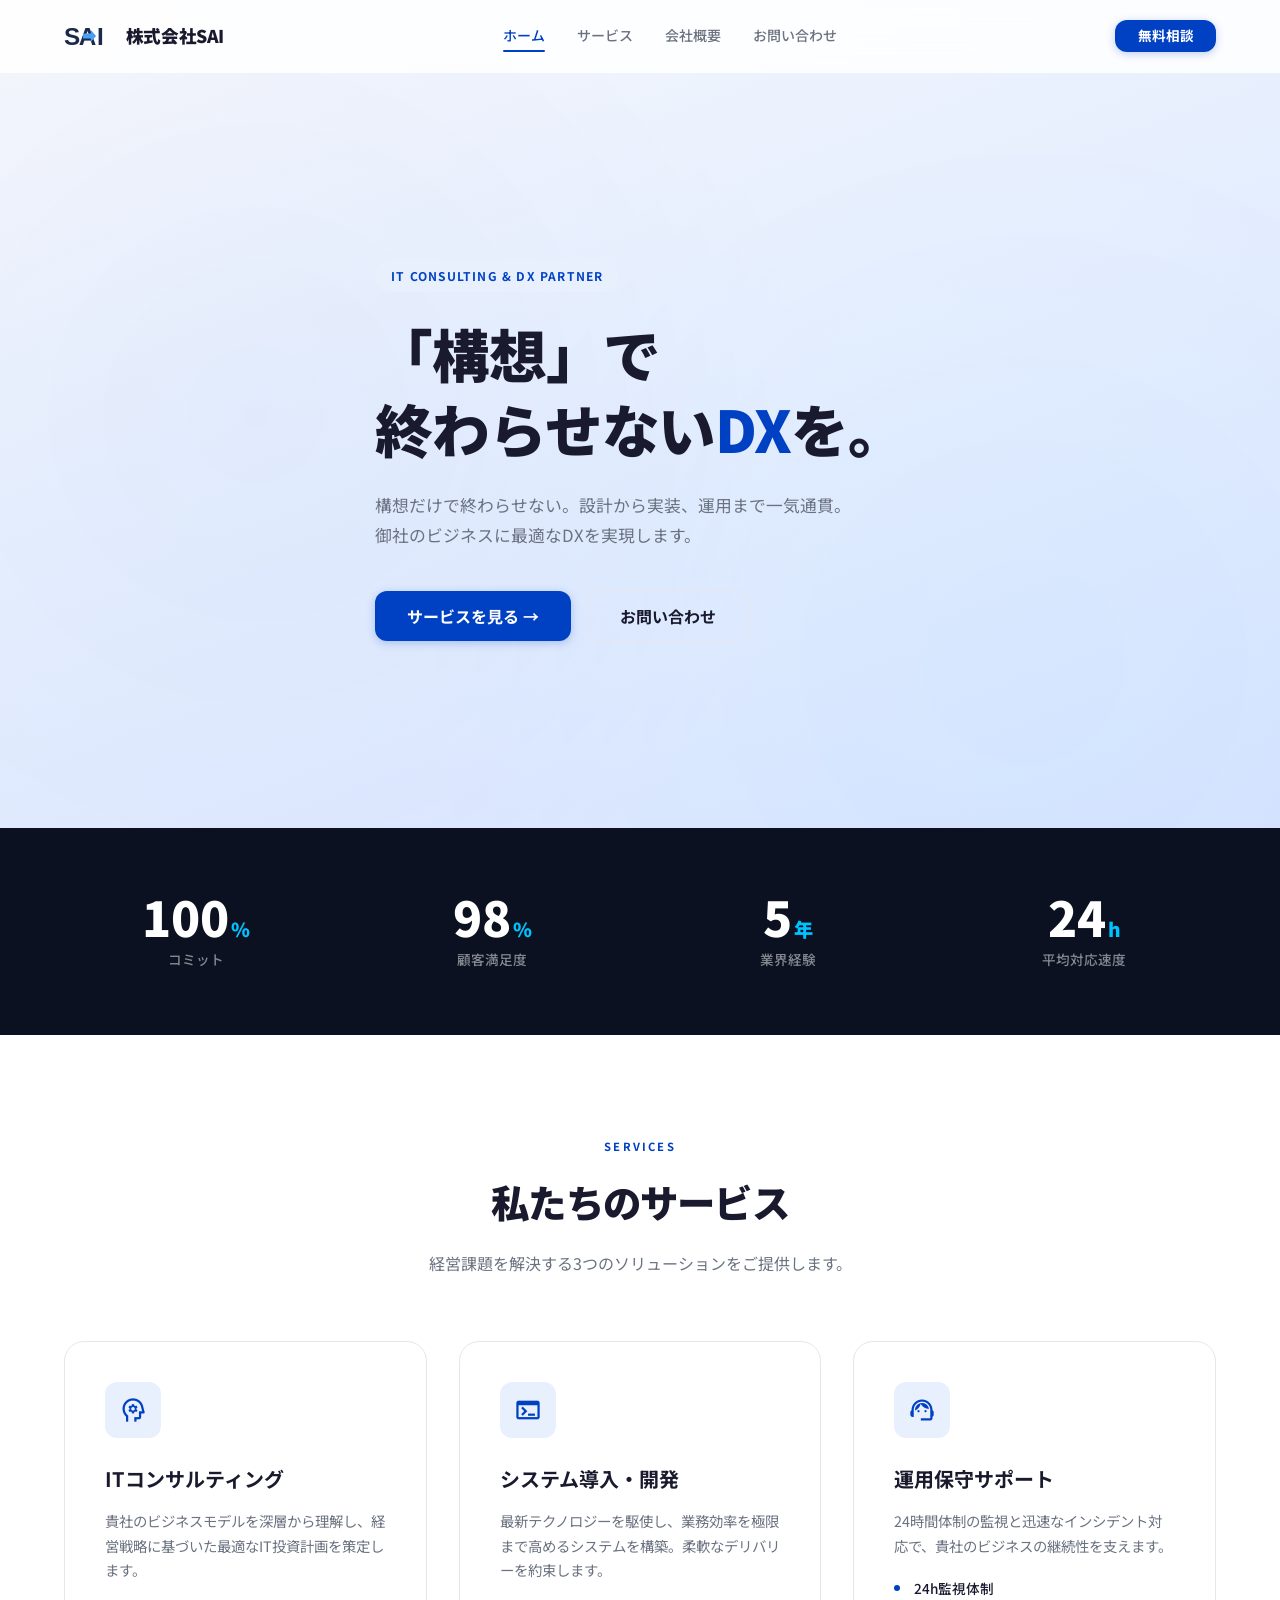
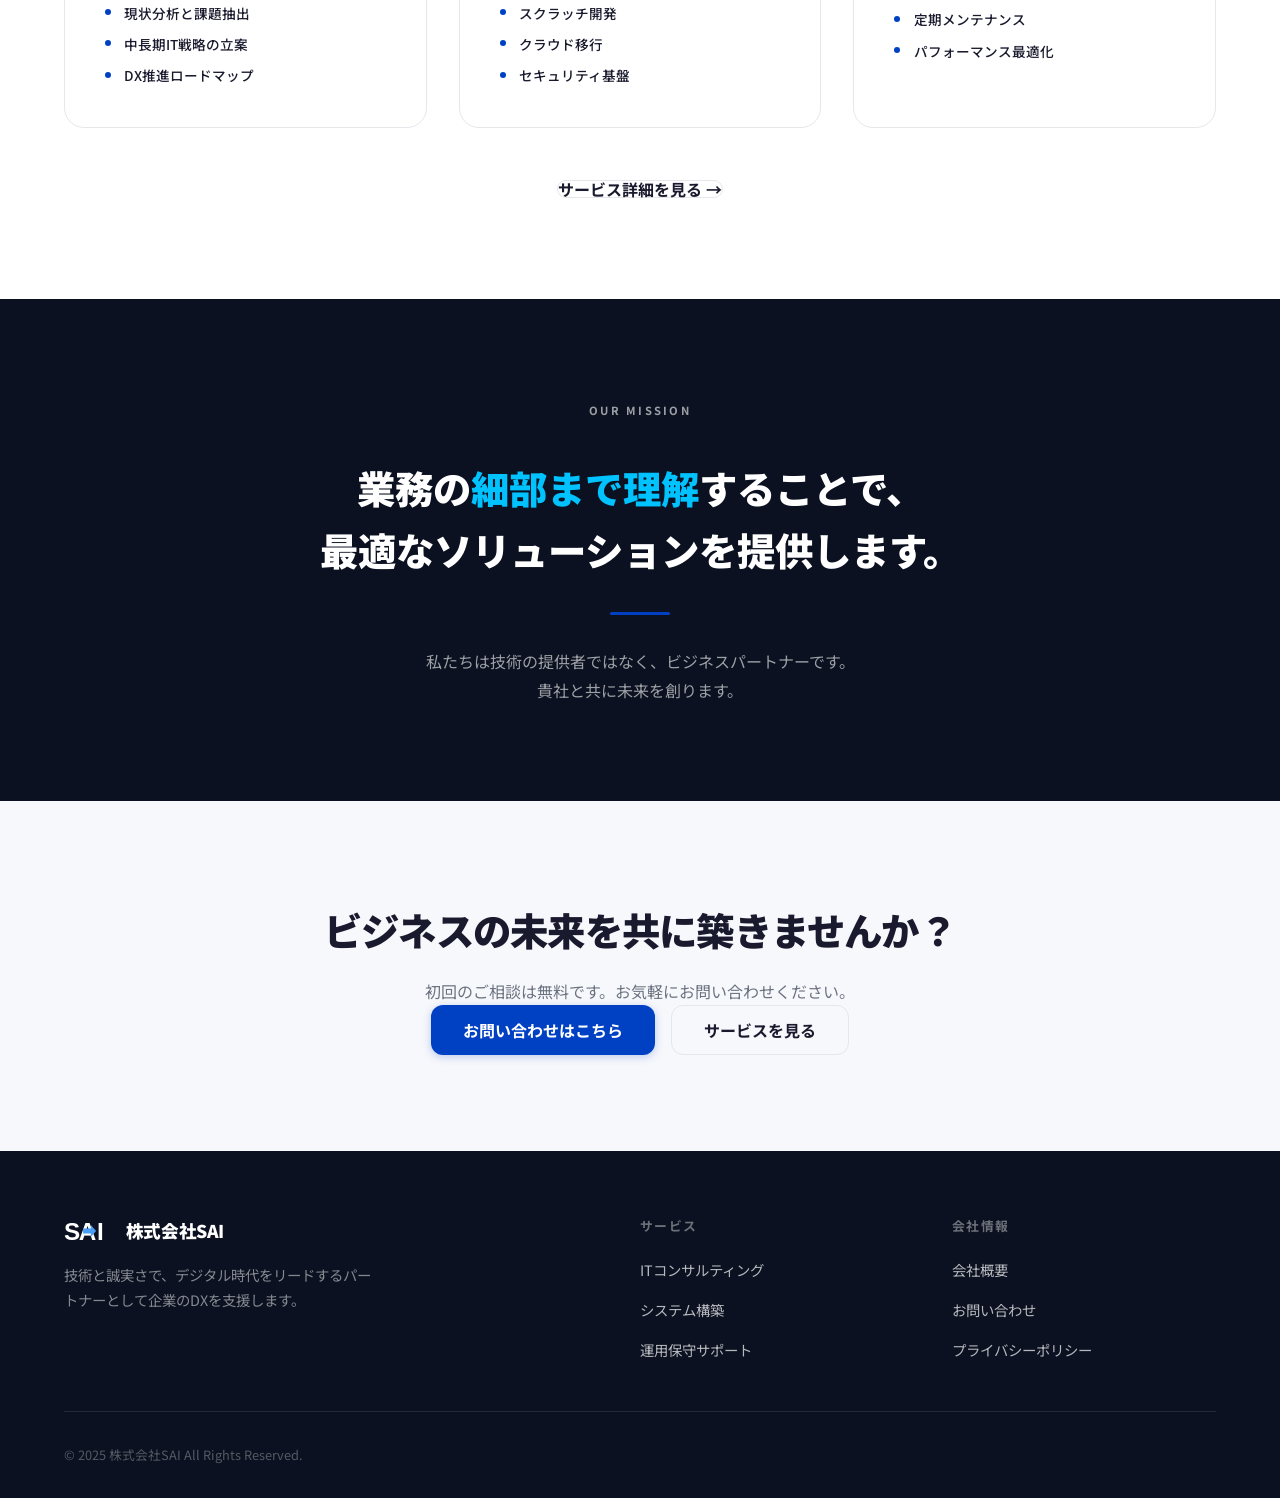
<file: index.html>
<!DOCTYPE html>
<html lang="ja">

<head>
  <meta charset="utf-8">
  <meta name="viewport" content="width=device-width, initial-scale=1.0">
  <title>株式会社SAI | ホーム</title>
  <meta name="description" content="株式会社SAI — 業務の細部まで理解し、最適な社内効率を提供するITコンサルティング会社">
  <meta name="keywords" content="ITコンサル, DX, 業務効率, システム導入">
  <link href="https://fonts.googleapis.com/css2?family=Noto+Sans+JP:wght@300;400;500;700;900&display=swap"
    rel="stylesheet">
  <link href="https://fonts.googleapis.com/css2?family=Material+Symbols+Outlined:wght,FILL@100..700,0..1&display=swap"
    rel="stylesheet">
  <link rel="icon" type="image/svg+xml" href="favicon.svg">
  <link rel="stylesheet" href="css/styles.css">
</head>

<body>

  <!-- ===== Header ===== -->
  <header class="header" id="header">
    <div class="header-inner">
      <a href="index.html" class="logo">
        <span class="logo-icon"><svg viewBox="0 0 60 32" fill="none" xmlns="http://www.w3.org/2000/svg" width="52"
            height="28"><text x="0" y="26" font-family="Arial,Helvetica,sans-serif" font-weight="900" font-size="28"
              fill="#1B2A4A" letter-spacing="-1">S</text><text x="17" y="26" font-family="Arial,Helvetica,sans-serif"
              font-weight="900" font-size="28" fill="#1B2A4A" letter-spacing="-1">A</text><text x="38" y="26"
              font-family="Arial,Helvetica,sans-serif" font-weight="900" font-size="28" fill="#1B2A4A"
              letter-spacing="-1">I</text>
            <polygon points="22,13 31,13 31,9 37,16 31,23 31,19 22,19" fill="#4A9EF5" />
          </svg></span>
        <span class="logo-text">株式会社SAI</span>
      </a>
      <nav class="nav-desktop" id="mainNav">
        <a href="index.html" class="nav-link active">ホーム</a>
        <a href="services.html" class="nav-link">サービス</a>
        <a href="about.html" class="nav-link">会社概要</a>
        <a href="contact.html" class="nav-link">お問い合わせ</a>
      </nav>
      <a href="contact.html" class="btn btn-primary btn-sm hide-mobile">無料相談</a>
      <button class="hamburger" id="menuBtn" aria-label="メニュー">
        <span></span><span></span><span></span>
      </button>
    </div>
  </header>

  <!-- ===== Mobile Menu ===== -->
  <div class="mobile-menu" id="mobileMenu">
    <a href="index.html" class="mobile-link active">ホーム</a>
    <a href="services.html" class="mobile-link">サービス</a>
    <a href="about.html" class="mobile-link">会社概要</a>
    <a href="contact.html" class="mobile-link">お問い合わせ</a>
    <a href="contact.html" class="btn btn-primary" style="margin-top:1rem;text-align:center;">無料相談</a>
  </div>

  <main>

    <!-- ===== Hero ===== -->
    <section class="hero">
      <div class="hero-bg">
        <div class="hero-gradient"></div>
        <div class="hero-pattern"></div>
      </div>
      <div class="container hero-content">
        <span class="badge">IT Consulting & DX Partner</span>
        <h1 class="hero-title">「構想」で<br>終わらせない<span class="text-accent">DX</span>を。</h1>
        <p class="hero-subtitle">構想だけで終わらせない。設計から実装、運用まで一気通貫。<br>御社のビジネスに最適なDXを実現します。</p>
        <div class="hero-actions">
          <a href="services.html" class="btn btn-primary btn-lg">サービスを見る →</a>
          <a href="contact.html" class="btn btn-outline btn-lg">お問い合わせ</a>
        </div>
      </div>
    </section>

    <!-- ===== Numbers ===== -->
    <section class="numbers">
      <div class="container">
        <div class="numbers-grid">
          <div class="number-item">
            <span class="number-value">100<small>%</small></span>
            <span class="number-label">コミット</span>
          </div>
          <div class="number-item">
            <span class="number-value">98<small>%</small></span>
            <span class="number-label">顧客満足度</span>
          </div>
          <div class="number-item">
            <span class="number-value">5<small>年</small></span>
            <span class="number-label">業界経験</span>
          </div>
          <div class="number-item">
            <span class="number-value">24<small>h</small></span>
            <span class="number-label">平均対応速度</span>
          </div>
        </div>
      </div>
    </section>

    <!-- ===== Services Preview ===== -->
    <section class="section">
      <div class="container">
        <div class="section-header">
          <span class="section-label">SERVICES</span>
          <h2 class="section-title">私たちのサービス</h2>
          <p class="section-desc">経営課題を解決する3つのソリューションをご提供します。</p>
        </div>
        <div class="cards-grid">
          <div class="card">
            <div class="card-icon">
              <span class="material-symbols-outlined">psychology</span>
            </div>
            <h3 class="card-title">ITコンサルティング</h3>
            <p class="card-text">貴社のビジネスモデルを深層から理解し、経営戦略に基づいた最適なIT投資計画を策定します。</p>
            <ul class="card-list">
              <li>現状分析と課題抽出</li>
              <li>中長期IT戦略の立案</li>
              <li>DX推進ロードマップ</li>
            </ul>
          </div>
          <div class="card">
            <div class="card-icon">
              <span class="material-symbols-outlined">terminal</span>
            </div>
            <h3 class="card-title">システム導入・開発</h3>
            <p class="card-text">最新テクノロジーを駆使し、業務効率を極限まで高めるシステムを構築。柔軟なデリバリーを約束します。</p>
            <ul class="card-list">
              <li>スクラッチ開発</li>
              <li>クラウド移行</li>
              <li>セキュリティ基盤</li>
            </ul>
          </div>
          <div class="card">
            <div class="card-icon">
              <span class="material-symbols-outlined">support_agent</span>
            </div>
            <h3 class="card-title">運用保守サポート</h3>
            <p class="card-text">24時間体制の監視と迅速なインシデント対応で、貴社のビジネスの継続性を支えます。</p>
            <ul class="card-list">
              <li>24h監視体制</li>
              <li>定期メンテナンス</li>
              <li>パフォーマンス最適化</li>
            </ul>
          </div>
        </div>
        <div style="text-align:center;margin-top:3rem;">
          <a href="services.html" class="btn btn-outline">サービス詳細を見る →</a>
        </div>
      </div>
    </section>

    <!-- ===== Mission ===== -->
    <section class="mission">
      <div class="container">
        <div class="mission-content">
          <span class="section-label" style="color:rgba(255,255,255,0.6);">OUR MISSION</span>
          <h2 class="mission-title">業務の<em>細部まで理解</em>することで、<br>最適なソリューションを提供します。</h2>
          <div class="mission-divider"></div>
          <p class="mission-text">私たちは技術の提供者ではなく、ビジネスパートナーです。<br>貴社と共に未来を創ります。</p>
        </div>
      </div>
    </section>

    <!-- ===== CTA ===== -->
    <section class="cta">
      <div class="container" style="text-align:center;">
        <h2 class="section-title">ビジネスの未来を共に築きませんか？</h2>
        <p class="section-desc">初回のご相談は無料です。お気軽にお問い合わせください。</p>
        <div class="hero-actions" style="justify-content:center;">
          <a href="contact.html" class="btn btn-primary btn-lg">お問い合わせはこちら</a>
          <a href="services.html" class="btn btn-outline btn-lg">サービスを見る</a>
        </div>
      </div>
    </section>

  </main>

  <!-- ===== Footer ===== -->
  <footer class="footer">
    <div class="container">
      <div class="footer-grid">
        <div class="footer-brand">
          <a href="index.html" class="logo" style="margin-bottom:1rem;">
            <span class="logo-icon" style="background:transparent;"><svg viewBox="0 0 60 32" fill="none"
                xmlns="http://www.w3.org/2000/svg" width="52" height="28"><text x="0" y="26"
                  font-family="Arial,Helvetica,sans-serif" font-weight="900" font-size="28" fill="#fff"
                  letter-spacing="-1">S</text><text x="17" y="26" font-family="Arial,Helvetica,sans-serif"
                  font-weight="900" font-size="28" fill="#fff" letter-spacing="-1">A</text><text x="38" y="26"
                  font-family="Arial,Helvetica,sans-serif" font-weight="900" font-size="28" fill="#fff"
                  letter-spacing="-1">I</text>
                <polygon points="22,13 31,13 31,9 37,16 31,23 31,19 22,19" fill="#4A9EF5" />
              </svg></span>
            <span class="logo-text" style="color:#fff;">株式会社SAI</span>
          </a>
          <p class="footer-desc">技術と誠実さで、デジタル時代をリードするパートナーとして企業のDXを支援します。</p>
        </div>
        <div>
          <h4 class="footer-heading">サービス</h4>
          <ul class="footer-links">
            <li><a href="services.html">ITコンサルティング</a></li>
            <li><a href="services.html">システム構築</a></li>
            <li><a href="services.html">運用保守サポート</a></li>
          </ul>
        </div>
        <div>
          <h4 class="footer-heading">会社情報</h4>
          <ul class="footer-links">
            <li><a href="about.html">会社概要</a></li>
            <li><a href="contact.html">お問い合わせ</a></li>
            <li><a href="privacy.html">プライバシーポリシー</a></li>
          </ul>
        </div>
      </div>
      <div class="footer-bottom">
        <p>© 2025 株式会社SAI All Rights Reserved.</p>
      </div>
    </div>
  </footer>

  <script>
    (function () {
      var btn = document.getElementById('menuBtn');
      var menu = document.getElementById('mobileMenu');
      btn.addEventListener('click', function () {
        btn.classList.toggle('active');
        menu.classList.toggle('open');
      });
      menu.querySelectorAll('a').forEach(function (a) {
        a.addEventListener('click', function () { btn.classList.remove('active'); menu.classList.remove('open'); });
      });
      // Scroll header
      window.addEventListener('scroll', function () {
        document.getElementById('header').classList.toggle('scrolled', window.scrollY > 50);
      });
      // Fade in
      if ('IntersectionObserver' in window) {
        var obs = new IntersectionObserver(function (entries) {
          entries.forEach(function (e) { if (e.isIntersecting) { e.target.classList.add('visible'); obs.unobserve(e.target); } });
        }, { threshold: 0.1 });
        document.querySelectorAll('.card, .number-item, .section-header, .mission-content').forEach(function (el) { obs.observe(el); });
      }
    })();
  </script>
</body>

</html>
</file>
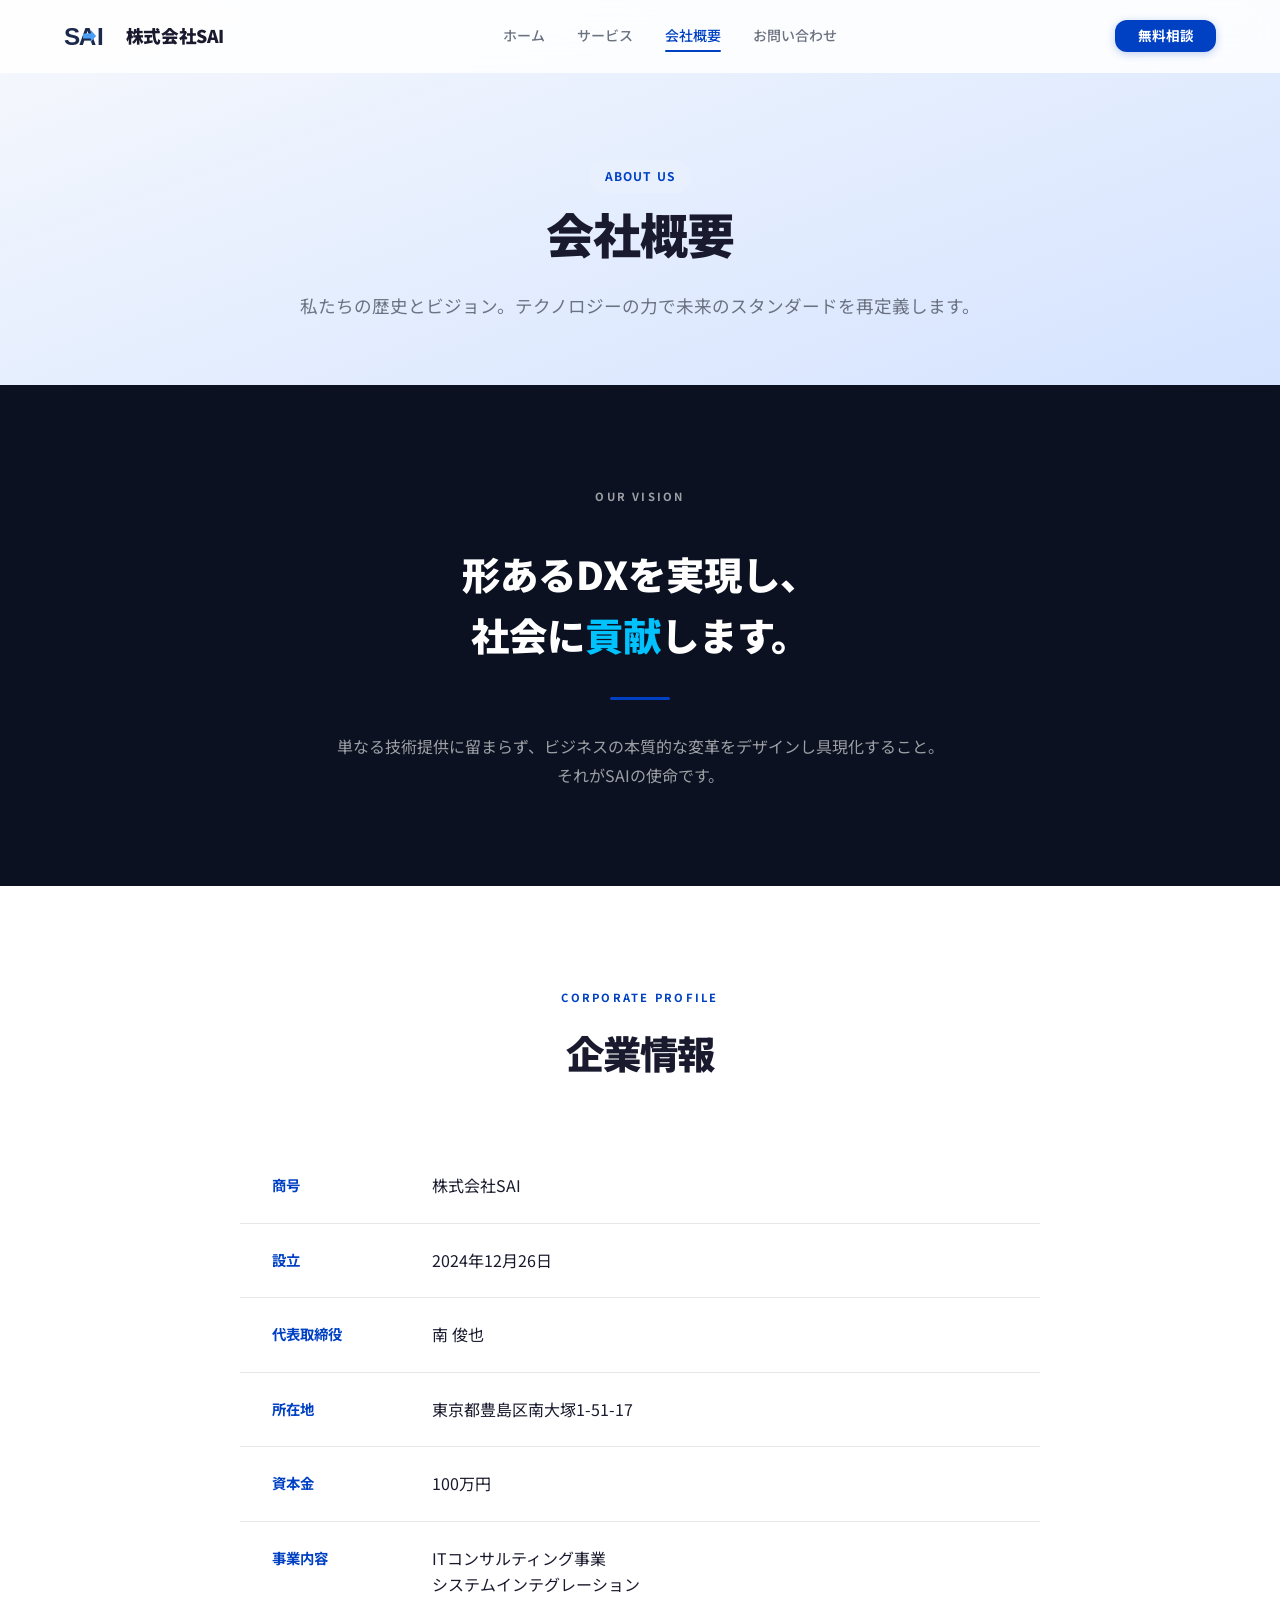
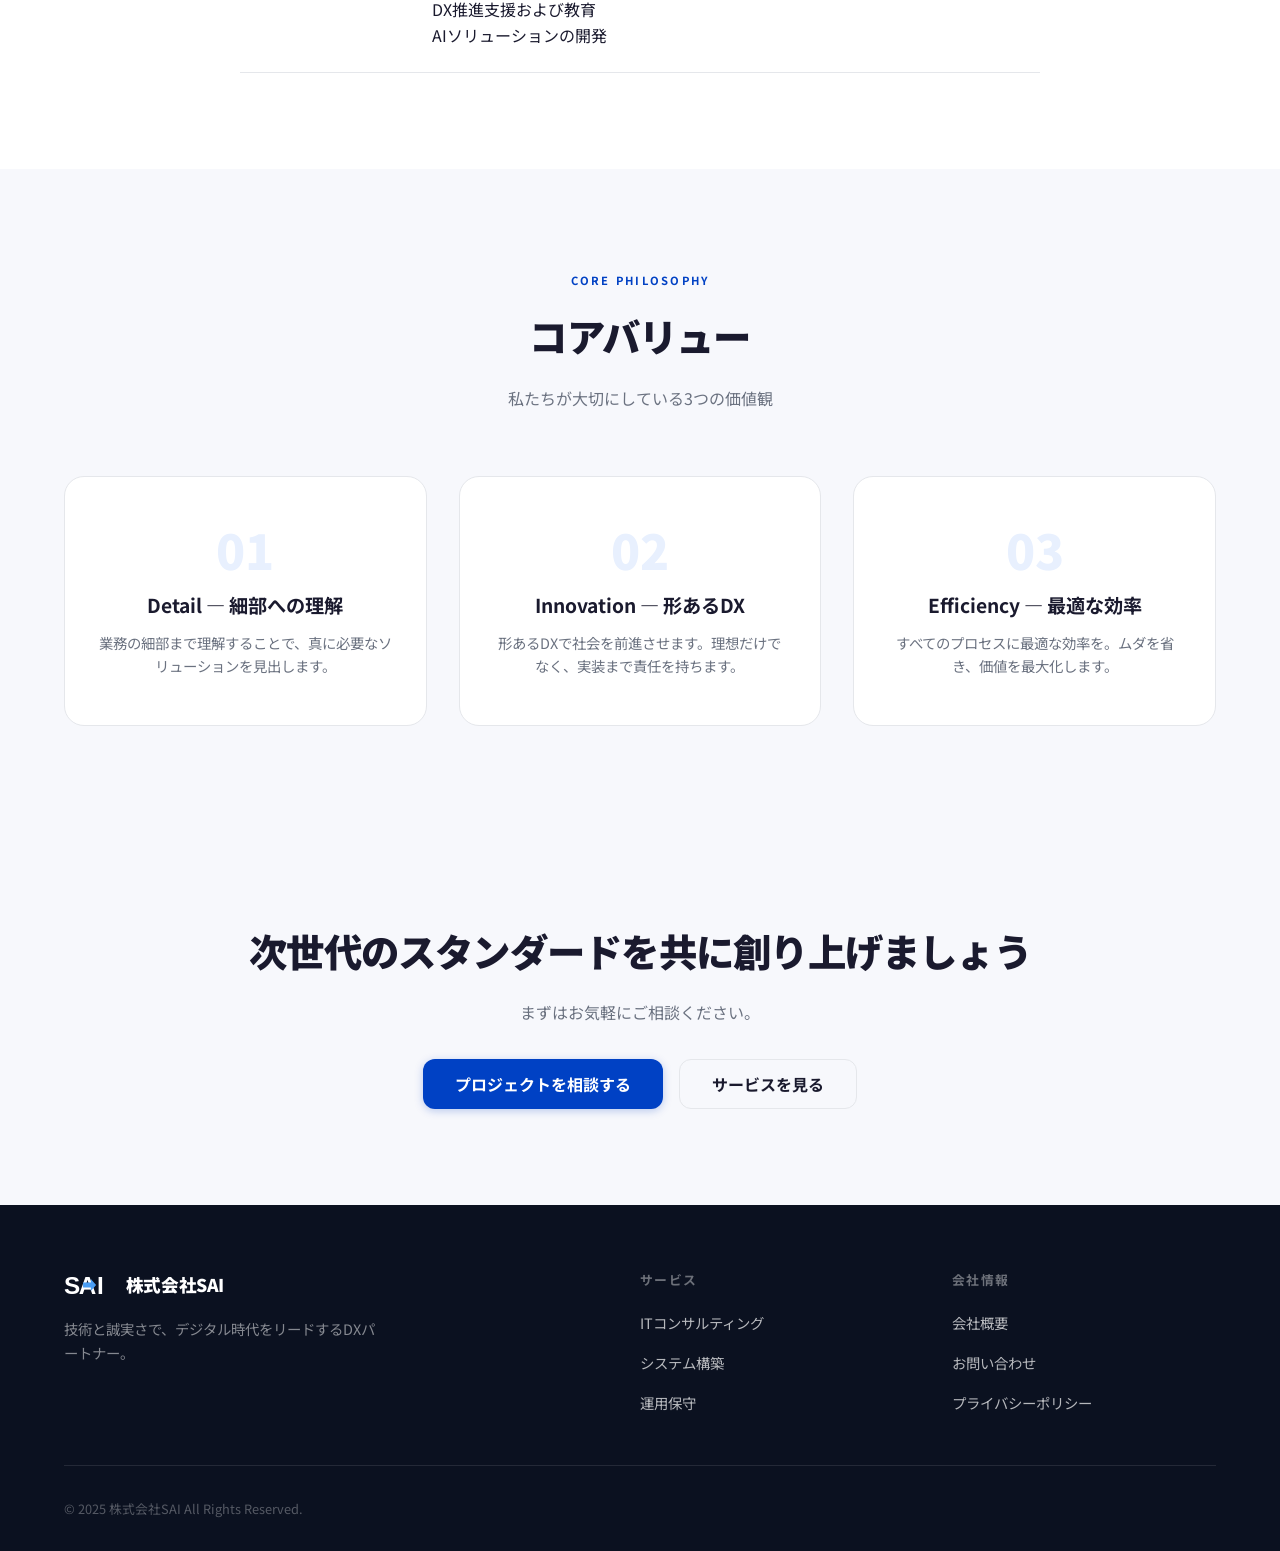
<file: about.html>
<!DOCTYPE html>
<html lang="ja">

<head>
  <meta charset="utf-8">
  <meta name="viewport" content="width=device-width, initial-scale=1.0">
  <title>株式会社SAI | 会社概要</title>
  <meta name="description" content="株式会社SAIの会社概要 — 設立情報、ビジョン、チーム、コアバリュー">
  <link href="https://fonts.googleapis.com/css2?family=Noto+Sans+JP:wght@300;400;500;700;900&display=swap"
    rel="stylesheet">
  <link href="https://fonts.googleapis.com/css2?family=Material+Symbols+Outlined:wght,FILL@100..700,0..1&display=swap"
    rel="stylesheet">
  <link rel="icon" type="image/svg+xml" href="favicon.svg">
  <link rel="stylesheet" href="css/styles.css">
</head>

<body>

  <header class="header" id="header">
    <div class="header-inner">
      <a href="index.html" class="logo"><span class="logo-icon"><svg viewBox="0 0 60 32" fill="none"
            xmlns="http://www.w3.org/2000/svg" width="52" height="28"><text x="0" y="26"
              font-family="Arial,Helvetica,sans-serif" font-weight="900" font-size="28" fill="#1B2A4A"
              letter-spacing="-1">S</text><text x="17" y="26" font-family="Arial,Helvetica,sans-serif" font-weight="900"
              font-size="28" fill="#1B2A4A" letter-spacing="-1">A</text><text x="38" y="26"
              font-family="Arial,Helvetica,sans-serif" font-weight="900" font-size="28" fill="#1B2A4A"
              letter-spacing="-1">I</text>
            <polygon points="22,13 31,13 31,9 37,16 31,23 31,19 22,19" fill="#4A9EF5" />
          </svg></span><span class="logo-text">株式会社SAI</span></a>
      <nav class="nav-desktop" id="mainNav">
        <a href="index.html" class="nav-link">ホーム</a>
        <a href="services.html" class="nav-link">サービス</a>
        <a href="about.html" class="nav-link active">会社概要</a>
        <a href="contact.html" class="nav-link">お問い合わせ</a>
      </nav>
      <a href="contact.html" class="btn btn-primary btn-sm hide-mobile">無料相談</a>
      <button class="hamburger" id="menuBtn" aria-label="メニュー"><span></span><span></span><span></span></button>
    </div>
  </header>
  <div class="mobile-menu" id="mobileMenu">
    <a href="index.html" class="mobile-link">ホーム</a>
    <a href="services.html" class="mobile-link">サービス</a>
    <a href="about.html" class="mobile-link active">会社概要</a>
    <a href="contact.html" class="mobile-link">お問い合わせ</a>
  </div>

  <main>

    <!-- Page Hero -->
    <section class="page-hero">
      <div class="container">
        <span class="badge">ABOUT US</span>
        <h1>会社概要</h1>
        <p>私たちの歴史とビジョン。テクノロジーの力で未来のスタンダードを再定義します。</p>
      </div>
    </section>

    <!-- Vision -->
    <section class="mission">
      <div class="container">
        <div class="mission-content">
          <span class="section-label" style="color:rgba(255,255,255,0.6);">OUR VISION</span>
          <h2 class="mission-title">形あるDXを実現し、<br>社会に<em>貢献</em>します。</h2>
          <div class="mission-divider"></div>
          <p class="mission-text">単なる技術提供に留まらず、ビジネスの本質的な変革をデザインし具現化すること。<br>それがSAIの使命です。</p>
        </div>
      </div>
    </section>

    <!-- Company Info -->
    <section class="section">
      <div class="container">
        <div class="section-header">
          <span class="section-label">CORPORATE PROFILE</span>
          <h2 class="section-title">企業情報</h2>
        </div>
        <div style="max-width:800px;margin:0 auto;">
          <table class="company-table">
            <tr>
              <th>商号</th>
              <td>株式会社SAI</td>
            </tr>
            <tr>
              <th>設立</th>
              <td>2024年12月26日</td>
            </tr>
            <tr>
              <th>代表取締役</th>
              <td>南 俊也</td>
            </tr>
            <tr>
              <th>所在地</th>
              <td>東京都豊島区南大塚1-51-17</td>
            </tr>
            <tr>
              <th>資本金</th>
              <td>100万円</td>
            </tr>
            <tr>
              <th>事業内容</th>
              <td>
                ITコンサルティング事業<br>
                システムインテグレーション<br>
                DX推進支援および教育<br>
                AIソリューションの開発
              </td>
            </tr>
          </table>
        </div>
      </div>
    </section>

    <!-- Core Values -->
    <section class="section" style="background:var(--bg-alt);">
      <div class="container">
        <div class="section-header">
          <span class="section-label">CORE PHILOSOPHY</span>
          <h2 class="section-title">コアバリュー</h2>
          <p class="section-desc">私たちが大切にしている3つの価値観</p>
        </div>
        <div class="values-grid">
          <div class="value-card">
            <div class="value-number">01</div>
            <h4>Detail — 細部への理解</h4>
            <p>業務の細部まで理解することで、真に必要なソリューションを見出します。</p>
          </div>
          <div class="value-card">
            <div class="value-number">02</div>
            <h4>Innovation — 形あるDX</h4>
            <p>形あるDXで社会を前進させます。理想だけでなく、実装まで責任を持ちます。</p>
          </div>
          <div class="value-card">
            <div class="value-number">03</div>
            <h4>Efficiency — 最適な効率</h4>
            <p>すべてのプロセスに最適な効率を。ムダを省き、価値を最大化します。</p>
          </div>
        </div>
      </div>
    </section>

    <!-- CTA -->
    <section class="cta">
      <div class="container text-center">
        <h2 class="section-title">次世代のスタンダードを共に創り上げましょう</h2>
        <p class="section-desc">まずはお気軽にご相談ください。</p>
        <div class="hero-actions mt-2" style="justify-content:center;">
          <a href="contact.html" class="btn btn-primary btn-lg">プロジェクトを相談する</a>
          <a href="services.html" class="btn btn-outline btn-lg">サービスを見る</a>
        </div>
      </div>
    </section>

  </main>

  <footer class="footer">
    <div class="container">
      <div class="footer-grid">
        <div class="footer-brand">
          <a href="index.html" class="logo"><span class="logo-icon" style="background:transparent;"><svg
                viewBox="0 0 60 32" fill="none" xmlns="http://www.w3.org/2000/svg" width="52" height="28"><text x="0"
                  y="26" font-family="Arial,Helvetica,sans-serif" font-weight="900" font-size="28" fill="#fff"
                  letter-spacing="-1">S</text><text x="17" y="26" font-family="Arial,Helvetica,sans-serif"
                  font-weight="900" font-size="28" fill="#fff" letter-spacing="-1">A</text><text x="38" y="26"
                  font-family="Arial,Helvetica,sans-serif" font-weight="900" font-size="28" fill="#fff"
                  letter-spacing="-1">I</text>
                <polygon points="22,13 31,13 31,9 37,16 31,23 31,19 22,19" fill="#4A9EF5" />
              </svg></span><span class="logo-text" style="color:#fff;">株式会社SAI</span></a>
          <p class="footer-desc">技術と誠実さで、デジタル時代をリードするDXパートナー。</p>
        </div>
        <div>
          <h4 class="footer-heading">サービス</h4>
          <ul class="footer-links">
            <li><a href="services.html">ITコンサルティング</a></li>
            <li><a href="services.html">システム構築</a></li>
            <li><a href="services.html">運用保守</a></li>
          </ul>
        </div>
        <div>
          <h4 class="footer-heading">会社情報</h4>
          <ul class="footer-links">
            <li><a href="about.html">会社概要</a></li>
            <li><a href="contact.html">お問い合わせ</a></li>
            <li><a href="privacy.html">プライバシーポリシー</a></li>
          </ul>
        </div>
      </div>
      <div class="footer-bottom">
        <p>© 2025 株式会社SAI All Rights Reserved.</p>
      </div>
    </div>
  </footer>

  <script>
    (function () {
      var btn = document.getElementById('menuBtn'), menu = document.getElementById('mobileMenu');
      btn.addEventListener('click', function () { btn.classList.toggle('active'); menu.classList.toggle('open'); });
      menu.querySelectorAll('a').forEach(function (a) { a.addEventListener('click', function () { btn.classList.remove('active'); menu.classList.remove('open'); }); });
      window.addEventListener('scroll', function () { document.getElementById('header').classList.toggle('scrolled', window.scrollY > 50); });
      if ('IntersectionObserver' in window) {
        var obs = new IntersectionObserver(function (e) { e.forEach(function (en) { if (en.isIntersecting) { en.target.classList.add('visible'); obs.unobserve(en.target); } }); }, { threshold: 0.1 });
        document.querySelectorAll('.number-item,.card,.section-header,.mission-content,.value-card').forEach(function (el) { obs.observe(el); });
      }
    })();
  </script>
</body>

</html>
</file>
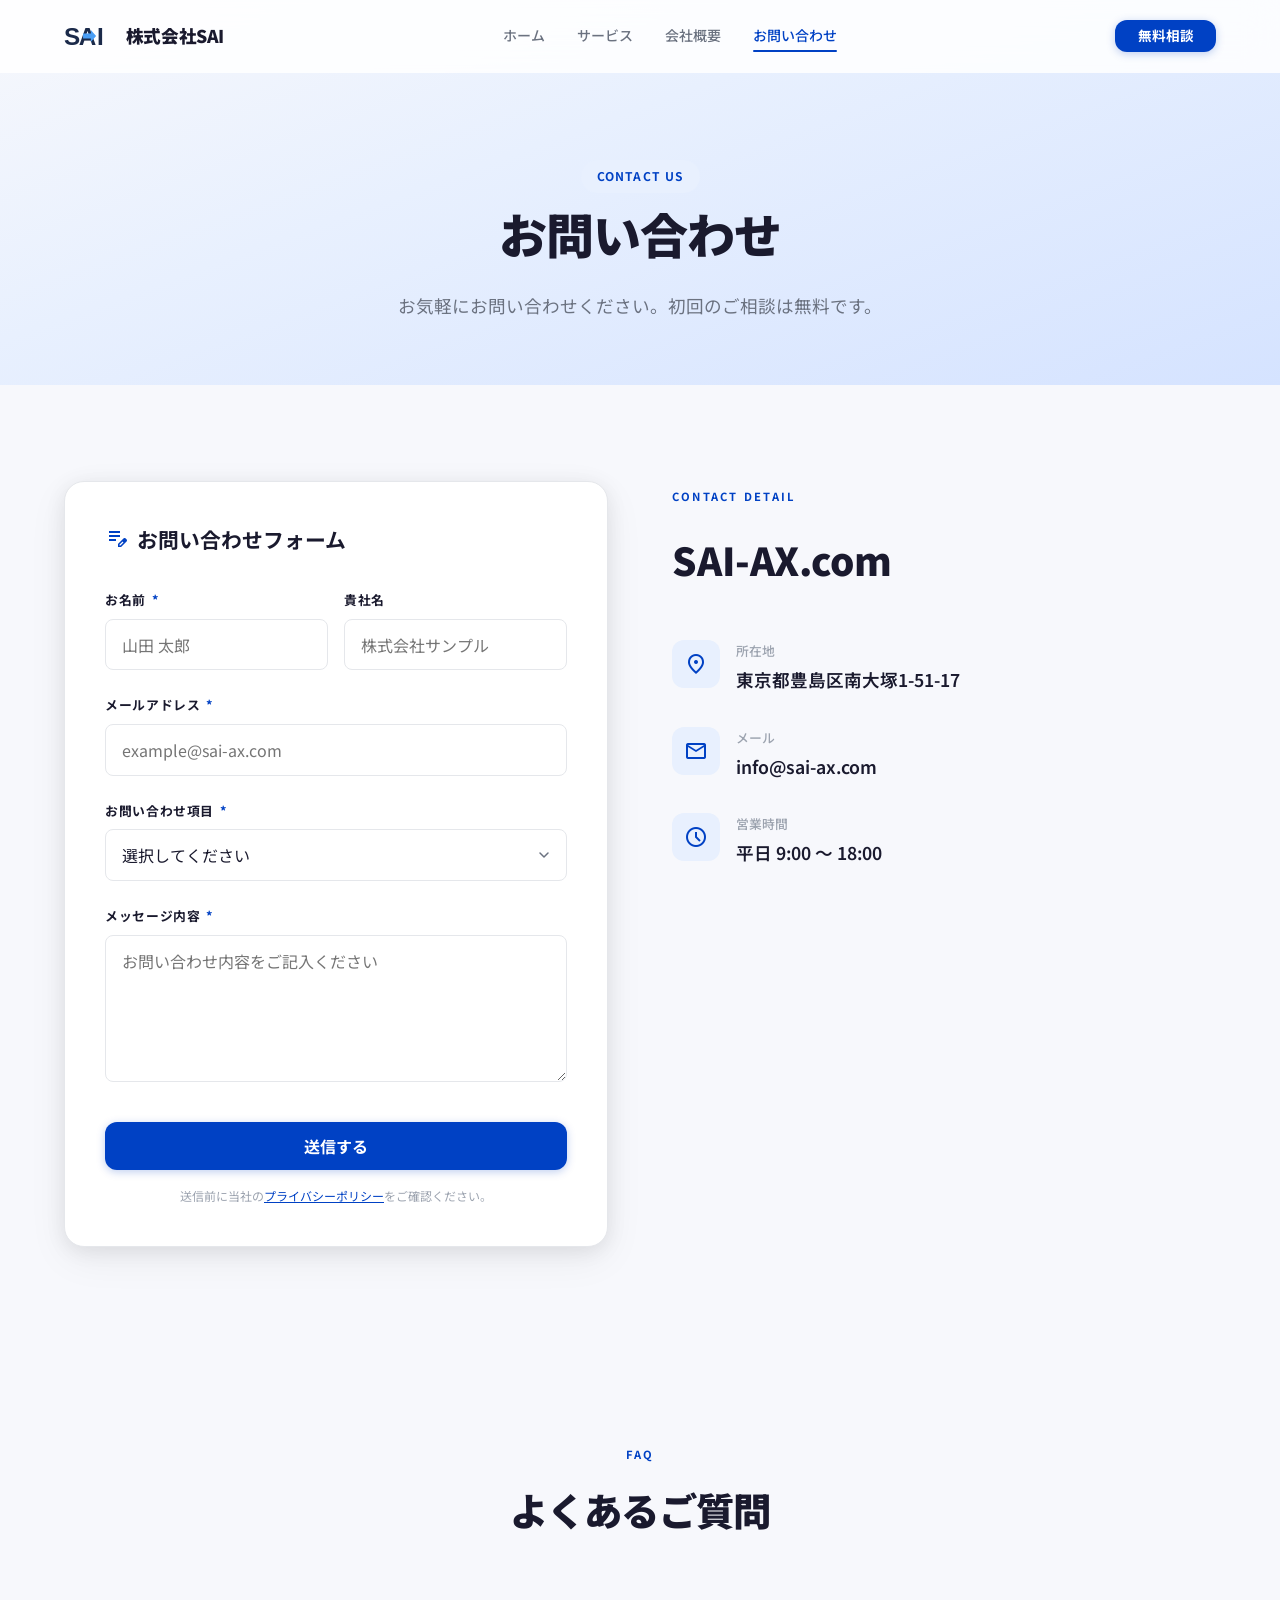
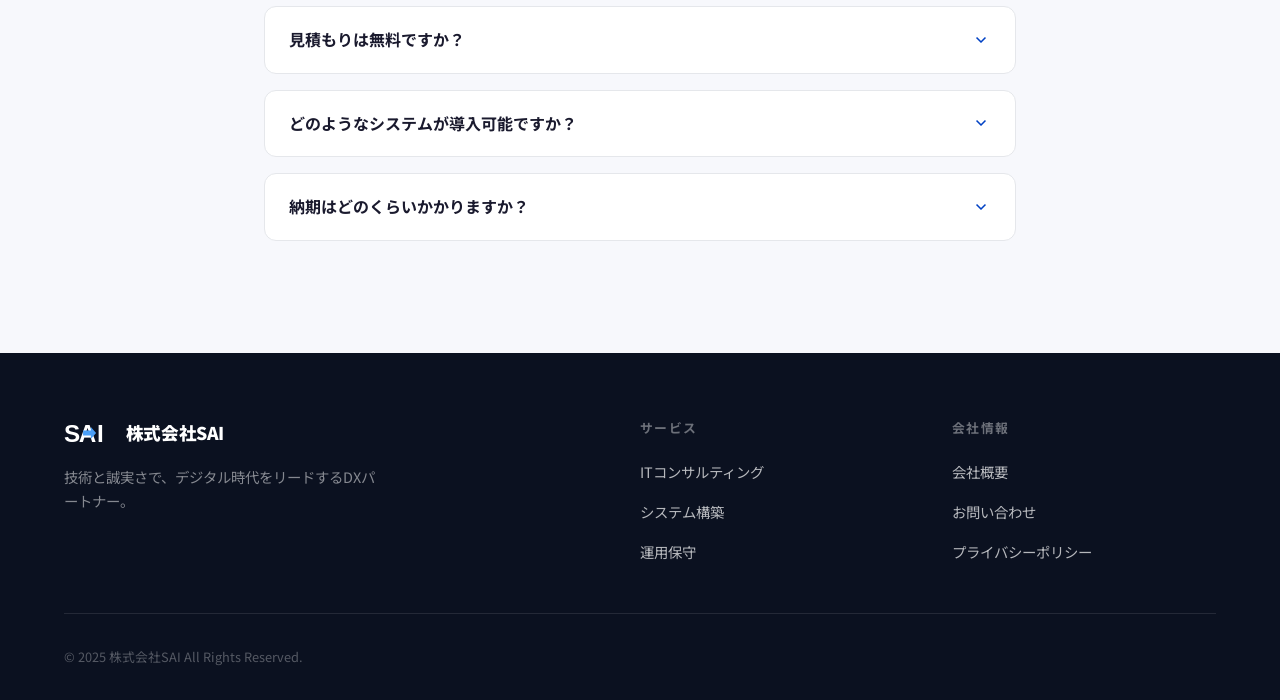
<file: contact.html>
<!DOCTYPE html>
<html lang="ja">

<head>
  <meta charset="utf-8">
  <meta name="viewport" content="width=device-width, initial-scale=1.0">
  <title>株式会社SAI | お問い合わせ</title>
  <meta name="description" content="株式会社SAIへのお問い合わせページ">
  <link href="https://fonts.googleapis.com/css2?family=Noto+Sans+JP:wght@300;400;500;700;900&display=swap"
    rel="stylesheet">
  <link href="https://fonts.googleapis.com/css2?family=Material+Symbols+Outlined:wght,FILL@100..700,0..1&display=swap"
    rel="stylesheet">
  <link rel="icon" type="image/svg+xml" href="favicon.svg">
  <link rel="stylesheet" href="css/styles.css">
</head>

<body>

  <header class="header" id="header">
    <div class="header-inner">
      <a href="index.html" class="logo"><span class="logo-icon"><svg viewBox="0 0 60 32" fill="none"
            xmlns="http://www.w3.org/2000/svg" width="52" height="28"><text x="0" y="26"
              font-family="Arial,Helvetica,sans-serif" font-weight="900" font-size="28" fill="#1B2A4A"
              letter-spacing="-1">S</text><text x="17" y="26" font-family="Arial,Helvetica,sans-serif" font-weight="900"
              font-size="28" fill="#1B2A4A" letter-spacing="-1">A</text><text x="38" y="26"
              font-family="Arial,Helvetica,sans-serif" font-weight="900" font-size="28" fill="#1B2A4A"
              letter-spacing="-1">I</text>
            <polygon points="22,13 31,13 31,9 37,16 31,23 31,19 22,19" fill="#4A9EF5" />
          </svg></span><span class="logo-text">株式会社SAI</span></a>
      <nav class="nav-desktop" id="mainNav">
        <a href="index.html" class="nav-link">ホーム</a>
        <a href="services.html" class="nav-link">サービス</a>
        <a href="about.html" class="nav-link">会社概要</a>
        <a href="contact.html" class="nav-link active">お問い合わせ</a>
      </nav>
      <a href="contact.html" class="btn btn-primary btn-sm hide-mobile">無料相談</a>
      <button class="hamburger" id="menuBtn" aria-label="メニュー"><span></span><span></span><span></span></button>
    </div>
  </header>
  <div class="mobile-menu" id="mobileMenu">
    <a href="index.html" class="mobile-link">ホーム</a>
    <a href="services.html" class="mobile-link">サービス</a>
    <a href="about.html" class="mobile-link">会社概要</a>
    <a href="contact.html" class="mobile-link active">お問い合わせ</a>
  </div>

  <main>

    <!-- Page Hero -->
    <section class="page-hero">
      <div class="container">
        <span class="badge">CONTACT US</span>
        <h1>お問い合わせ</h1>
        <p>お気軽にお問い合わせください。初回のご相談は無料です。</p>
      </div>
    </section>

    <!-- Contact Form + Info -->
    <section class="section">
      <div class="container">
        <div class="contact-grid">
          <!-- Form -->
          <div class="form-card">
            <h3 style="font-size:1.3rem;font-weight:700;margin-bottom:2rem;display:flex;align-items:center;gap:0.5rem;">
              <span class="material-symbols-outlined" style="color:var(--primary);">edit_note</span>
              お問い合わせフォーム
            </h3>
            <form id="contactForm">
              <div style="display:grid;grid-template-columns:1fr 1fr;gap:1rem;">
                <div class="form-group">
                  <label class="form-label">お名前 <span class="required">*</span></label>
                  <input class="form-input" type="text" placeholder="山田 太郎" required>
                </div>
                <div class="form-group">
                  <label class="form-label">貴社名</label>
                  <input class="form-input" type="text" placeholder="株式会社サンプル">
                </div>
              </div>
              <div class="form-group">
                <label class="form-label">メールアドレス <span class="required">*</span></label>
                <input class="form-input" type="email" placeholder="example@sai-ax.com" required id="emailInput">
              </div>
              <div class="form-group">
                <label class="form-label">お問い合わせ項目 <span class="required">*</span></label>
                <select class="form-select" required>
                  <option value="">選択してください</option>
                  <option>サービスについて</option>
                  <option>お見積りのご依頼</option>
                  <option>採用について</option>
                  <option>その他</option>
                </select>
              </div>
              <div class="form-group">
                <label class="form-label">メッセージ内容 <span class="required">*</span></label>
                <textarea class="form-textarea" placeholder="お問い合わせ内容をご記入ください" rows="5" required></textarea>
              </div>
              <button class="btn btn-primary btn-lg" type="submit" id="submitBtn"
                style="width:100%;margin-top:0.5rem;">送信する</button>
              <p style="text-align:center;font-size:0.75rem;color:var(--text-lighter);margin-top:1rem;">
                送信前に当社の<a href="privacy.html"
                  style="text-decoration:underline;color:var(--primary);">プライバシーポリシー</a>をご確認ください。
              </p>
            </form>
          </div>

          <!-- Info -->
          <div>
            <div style="margin-bottom:3rem;">
              <span class="section-label">CONTACT DETAIL</span>
              <h2 style="font-size:2.4rem;font-weight:900;margin-top:0.5rem;">SAI-AX.com</h2>
            </div>

            <div class="contact-info-item">
              <div class="contact-icon"><span class="material-symbols-outlined">location_on</span></div>
              <div>
                <p class="contact-info-label">所在地</p>
                <p class="contact-info-value">東京都豊島区南大塚1-51-17</p>
              </div>
            </div>

            <div class="contact-info-item">
              <div class="contact-icon"><span class="material-symbols-outlined">mail</span></div>
              <div>
                <p class="contact-info-label">メール</p>
                <p class="contact-info-value"><a href="mailto:info@sai-ax.com">info@sai-ax.com</a></p>
              </div>
            </div>
            <div class="contact-info-item">
              <div class="contact-icon"><span class="material-symbols-outlined">schedule</span></div>
              <div>
                <p class="contact-info-label">営業時間</p>
                <p class="contact-info-value">平日 9:00 〜 18:00</p>
              </div>
            </div>
          </div>
        </div>
      </div>
    </section>

    <!-- FAQ -->
    <section class="section" style="background:var(--bg-alt);">
      <div class="container" style="max-width:800px;">
        <div class="section-header">
          <span class="section-label">FAQ</span>
          <h2 class="section-title">よくあるご質問</h2>
        </div>
        <div class="faq-item">
          <details>
            <summary>見積もりは無料ですか？<span class="material-symbols-outlined">expand_more</span></summary>
            <div class="faq-answer">はい、お見積りは完全に無料で承っております。ヒアリングから要件定義の初期段階まで、費用が発生することはございませんので、お気軽にご相談ください。</div>
          </details>
        </div>
        <div class="faq-item">
          <details>
            <summary>どのようなシステムが導入可能ですか？<span class="material-symbols-outlined">expand_more</span></summary>
            <div class="faq-answer">
              AIを活用したデータ分析基盤、業務自動化ツール（RPA）、独自のWEBアプリケーション開発など、幅広く対応可能です。お客様のビジネス課題に合わせて最適なソリューションをご提案いたします。</div>
          </details>
        </div>
        <div class="faq-item">
          <details>
            <summary>納期はどのくらいかかりますか？<span class="material-symbols-outlined">expand_more</span></summary>
            <div class="faq-answer">
              プロジェクトの規模によりますが、一般的なMVPであれば1ヶ月〜3ヶ月程度、大規模な基幹システムであれば6ヶ月以上となる場合もございます。まずは詳細をお伺いし、スケジュール案を作成いたします。</div>
          </details>
        </div>
      </div>
    </section>

  </main>

  <footer class="footer">
    <div class="container">
      <div class="footer-grid">
        <div class="footer-brand">
          <a href="index.html" class="logo"><span class="logo-icon" style="background:transparent;"><svg
                viewBox="0 0 60 32" fill="none" xmlns="http://www.w3.org/2000/svg" width="52" height="28"><text x="0"
                  y="26" font-family="Arial,Helvetica,sans-serif" font-weight="900" font-size="28" fill="#fff"
                  letter-spacing="-1">S</text><text x="17" y="26" font-family="Arial,Helvetica,sans-serif"
                  font-weight="900" font-size="28" fill="#fff" letter-spacing="-1">A</text><text x="38" y="26"
                  font-family="Arial,Helvetica,sans-serif" font-weight="900" font-size="28" fill="#fff"
                  letter-spacing="-1">I</text>
                <polygon points="22,13 31,13 31,9 37,16 31,23 31,19 22,19" fill="#4A9EF5" />
              </svg></span><span class="logo-text" style="color:#fff;">株式会社SAI</span></a>
          <p class="footer-desc">技術と誠実さで、デジタル時代をリードするDXパートナー。</p>
        </div>
        <div>
          <h4 class="footer-heading">サービス</h4>
          <ul class="footer-links">
            <li><a href="services.html">ITコンサルティング</a></li>
            <li><a href="services.html">システム構築</a></li>
            <li><a href="services.html">運用保守</a></li>
          </ul>
        </div>
        <div>
          <h4 class="footer-heading">会社情報</h4>
          <ul class="footer-links">
            <li><a href="about.html">会社概要</a></li>
            <li><a href="contact.html">お問い合わせ</a></li>
            <li><a href="privacy.html">プライバシーポリシー</a></li>
          </ul>
        </div>
      </div>
      <div class="footer-bottom">
        <p>© 2025 株式会社SAI All Rights Reserved.</p>
      </div>
    </div>
  </footer>

  <script>
    (function () {
      var btn = document.getElementById('menuBtn'), menu = document.getElementById('mobileMenu');
      btn.addEventListener('click', function () { btn.classList.toggle('active'); menu.classList.toggle('open'); });
      menu.querySelectorAll('a').forEach(function (a) { a.addEventListener('click', function () { btn.classList.remove('active'); menu.classList.remove('open'); }); });
      window.addEventListener('scroll', function () { document.getElementById('header').classList.toggle('scrolled', window.scrollY > 50); });

      // Form submit — send email to info@sai-ax.com
      var form = document.getElementById('contactForm');
      if (form) {
        form.addEventListener('submit', function (e) {
          e.preventDefault();
          var inputs = form.querySelectorAll('input, select, textarea');
          var name = inputs[0].value || '';
          var company = inputs[1].value || '';
          var email = inputs[2].value || '';
          var category = inputs[3].value || '';
          var message = inputs[4].value || '';
          var subject = encodeURIComponent('【お問い合わせ】' + category + ' - ' + (company || name));
          var body = encodeURIComponent(
            'お名前: ' + name + '\n' +
            '貴社名: ' + company + '\n' +
            'メールアドレス: ' + email + '\n' +
            'お問い合わせ項目: ' + category + '\n\n' +
            'メッセージ:\n' + message
          );
          window.location.href = 'mailto:info@sai-ax.com?subject=' + subject + '&body=' + body;
          var b = document.getElementById('submitBtn');
          b.textContent = 'メール送信画面を開きました ✓'; b.style.background = '#22c55e'; b.style.boxShadow = '0 2px 8px rgba(34,197,94,0.3)';
          setTimeout(function () { b.textContent = '送信する'; b.style.background = ''; b.style.boxShadow = ''; }, 4000);
        });
      }

      if ('IntersectionObserver' in window) {
        var obs = new IntersectionObserver(function (e) { e.forEach(function (en) { if (en.isIntersecting) { en.target.classList.add('visible'); obs.unobserve(en.target); } }); }, { threshold: 0.1 });
        document.querySelectorAll('.section-header').forEach(function (el) { obs.observe(el); });
      }
    })();
  </script>
</body>

</html>
</file>
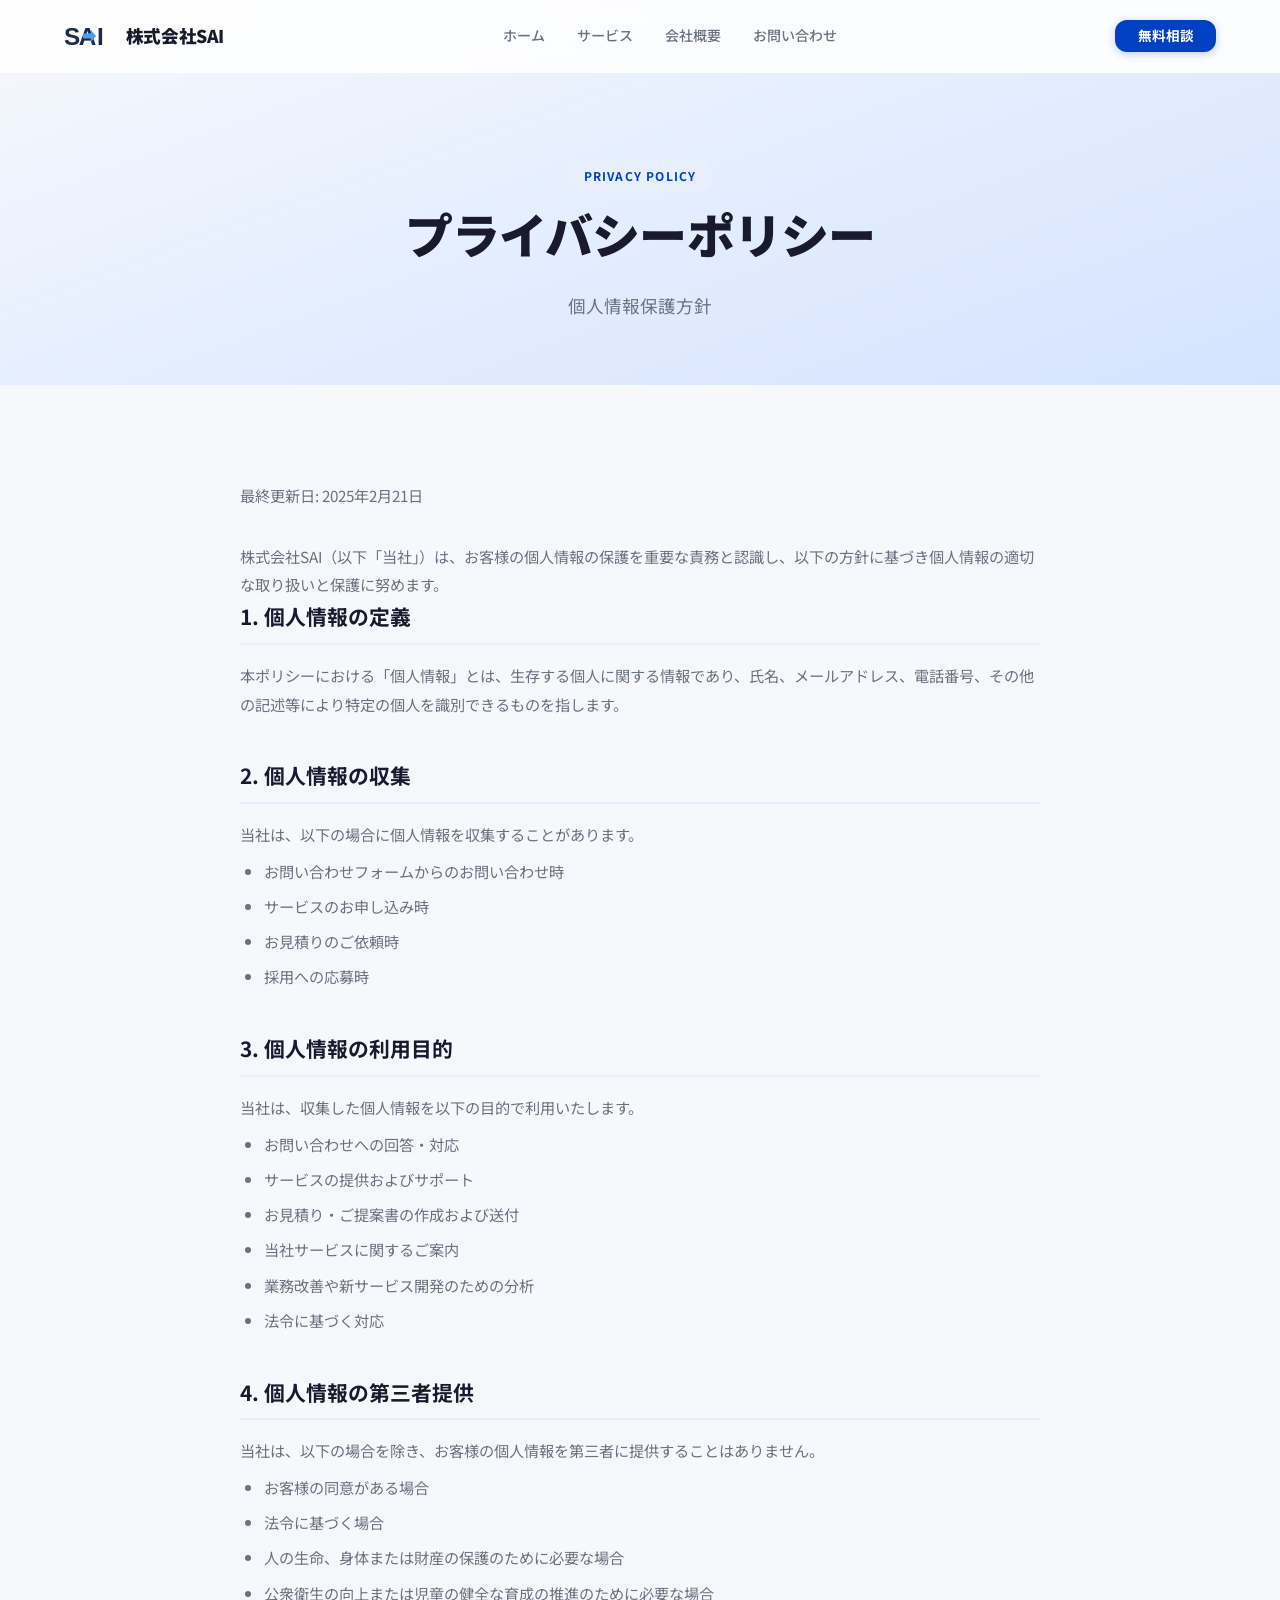
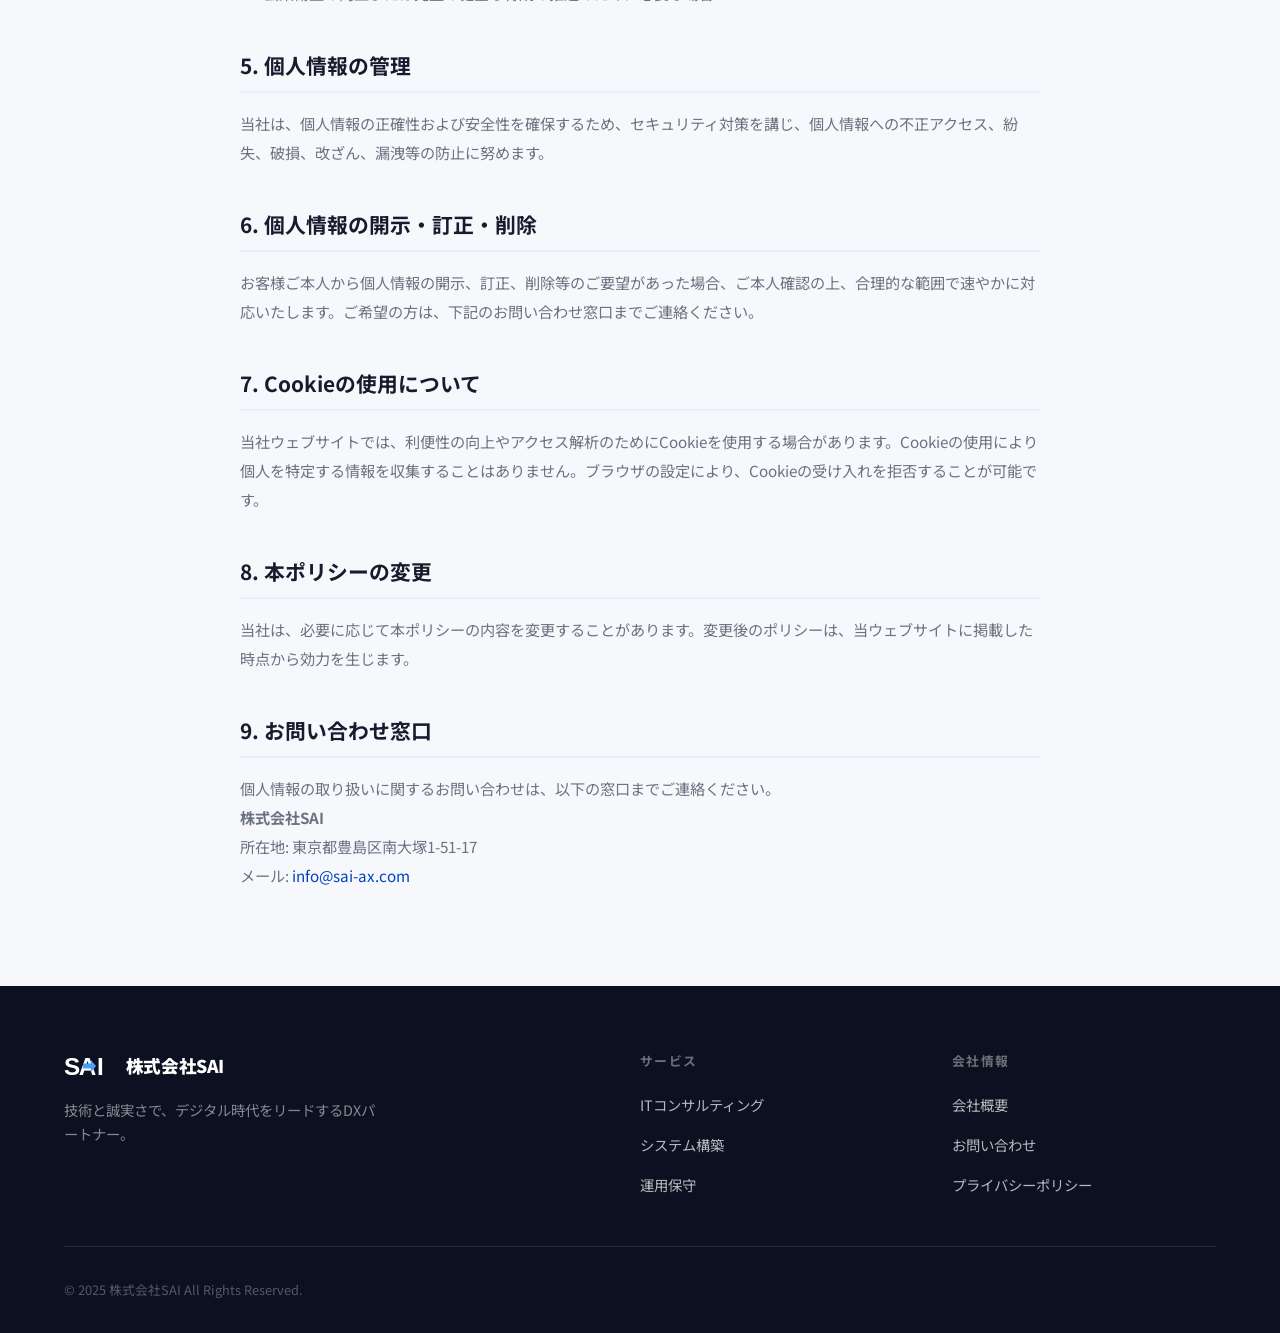
<file: privacy.html>
<!DOCTYPE html>
<html lang="ja">

<head>
    <meta charset="utf-8">
    <meta name="viewport" content="width=device-width, initial-scale=1.0">
    <title>株式会社SAI | プライバシーポリシー</title>
    <meta name="description" content="株式会社SAIのプライバシーポリシー（個人情報保護方針）">
    <link href="https://fonts.googleapis.com/css2?family=Noto+Sans+JP:wght@300;400;500;700;900&display=swap"
        rel="stylesheet">
    <link href="https://fonts.googleapis.com/css2?family=Material+Symbols+Outlined:wght,FILL@100..700,0..1&display=swap"
        rel="stylesheet">
    <link rel="icon" type="image/svg+xml" href="favicon.svg">
    <link rel="stylesheet" href="css/styles.css">
    <style>
        .policy-content {
            max-width: 800px;
            margin: 0 auto;
        }

        .policy-content h2 {
            font-size: 1.3rem;
            font-weight: 700;
            margin: 2.5rem 0 1rem;
            padding-bottom: 0.5rem;
            border-bottom: 2px solid var(--primary-light);
            color: var(--text);
        }

        .policy-content h2:first-of-type {
            margin-top: 0;
        }

        .policy-content p,
        .policy-content li {
            font-size: 0.95rem;
            line-height: 1.9;
            color: var(--text-light);
        }

        .policy-content ul {
            padding-left: 1.5rem;
            margin: 0.5rem 0;
        }

        .policy-content ul li {
            list-style: disc;
            margin-bottom: 0.4rem;
        }

        .policy-content ol {
            padding-left: 1.5rem;
            margin: 0.5rem 0;
        }

        .policy-content ol li {
            list-style: decimal;
            margin-bottom: 0.4rem;
        }

        .policy-date {
            font-size: 0.85rem;
            color: var(--text-lighter);
            margin-bottom: 2rem;
        }
    </style>
</head>

<body>

    <header class="header" id="header">
        <div class="header-inner">
            <a href="index.html" class="logo"><span class="logo-icon"><svg viewBox="0 0 60 32" fill="none"
                        xmlns="http://www.w3.org/2000/svg" width="52" height="28"><text x="0" y="26"
                            font-family="Arial,Helvetica,sans-serif" font-weight="900" font-size="28" fill="#1B2A4A"
                            letter-spacing="-1">S</text><text x="17" y="26" font-family="Arial,Helvetica,sans-serif"
                            font-weight="900" font-size="28" fill="#1B2A4A" letter-spacing="-1">A</text><text x="38"
                            y="26" font-family="Arial,Helvetica,sans-serif" font-weight="900" font-size="28"
                            fill="#1B2A4A" letter-spacing="-1">I</text>
                        <polygon points="22,13 31,13 31,9 37,16 31,23 31,19 22,19" fill="#4A9EF5" />
                    </svg></span><span class="logo-text">株式会社SAI</span></a>
            <nav class="nav-desktop" id="mainNav">
                <a href="index.html" class="nav-link">ホーム</a>
                <a href="services.html" class="nav-link">サービス</a>
                <a href="about.html" class="nav-link">会社概要</a>
                <a href="contact.html" class="nav-link">お問い合わせ</a>
            </nav>
            <a href="contact.html" class="btn btn-primary btn-sm hide-mobile">無料相談</a>
            <button class="hamburger" id="menuBtn" aria-label="メニュー"><span></span><span></span><span></span></button>
        </div>
    </header>
    <div class="mobile-menu" id="mobileMenu">
        <a href="index.html" class="mobile-link">ホーム</a>
        <a href="services.html" class="mobile-link">サービス</a>
        <a href="about.html" class="mobile-link">会社概要</a>
        <a href="contact.html" class="mobile-link">お問い合わせ</a>
    </div>

    <main>

        <section class="page-hero">
            <div class="container">
                <span class="badge">PRIVACY POLICY</span>
                <h1>プライバシーポリシー</h1>
                <p>個人情報保護方針</p>
            </div>
        </section>

        <section class="section">
            <div class="container">
                <div class="policy-content">

                    <p class="policy-date">最終更新日: 2025年2月21日</p>

                    <p>株式会社SAI（以下「当社」）は、お客様の個人情報の保護を重要な責務と認識し、以下の方針に基づき個人情報の適切な取り扱いと保護に努めます。</p>

                    <h2>1. 個人情報の定義</h2>
                    <p>本ポリシーにおける「個人情報」とは、生存する個人に関する情報であり、氏名、メールアドレス、電話番号、その他の記述等により特定の個人を識別できるものを指します。</p>

                    <h2>2. 個人情報の収集</h2>
                    <p>当社は、以下の場合に個人情報を収集することがあります。</p>
                    <ul>
                        <li>お問い合わせフォームからのお問い合わせ時</li>
                        <li>サービスのお申し込み時</li>
                        <li>お見積りのご依頼時</li>
                        <li>採用への応募時</li>
                    </ul>

                    <h2>3. 個人情報の利用目的</h2>
                    <p>当社は、収集した個人情報を以下の目的で利用いたします。</p>
                    <ul>
                        <li>お問い合わせへの回答・対応</li>
                        <li>サービスの提供およびサポート</li>
                        <li>お見積り・ご提案書の作成および送付</li>
                        <li>当社サービスに関するご案内</li>
                        <li>業務改善や新サービス開発のための分析</li>
                        <li>法令に基づく対応</li>
                    </ul>

                    <h2>4. 個人情報の第三者提供</h2>
                    <p>当社は、以下の場合を除き、お客様の個人情報を第三者に提供することはありません。</p>
                    <ul>
                        <li>お客様の同意がある場合</li>
                        <li>法令に基づく場合</li>
                        <li>人の生命、身体または財産の保護のために必要な場合</li>
                        <li>公衆衛生の向上または児童の健全な育成の推進のために必要な場合</li>
                    </ul>

                    <h2>5. 個人情報の管理</h2>
                    <p>当社は、個人情報の正確性および安全性を確保するため、セキュリティ対策を講じ、個人情報への不正アクセス、紛失、破損、改ざん、漏洩等の防止に努めます。</p>

                    <h2>6. 個人情報の開示・訂正・削除</h2>
                    <p>お客様ご本人から個人情報の開示、訂正、削除等のご要望があった場合、ご本人確認の上、合理的な範囲で速やかに対応いたします。ご希望の方は、下記のお問い合わせ窓口までご連絡ください。</p>

                    <h2>7. Cookieの使用について</h2>
                    <p>当社ウェブサイトでは、利便性の向上やアクセス解析のためにCookieを使用する場合があります。Cookieの使用により個人を特定する情報を収集することはありません。ブラウザの設定により、Cookieの受け入れを拒否することが可能です。
                    </p>

                    <h2>8. 本ポリシーの変更</h2>
                    <p>当社は、必要に応じて本ポリシーの内容を変更することがあります。変更後のポリシーは、当ウェブサイトに掲載した時点から効力を生じます。</p>

                    <h2>9. お問い合わせ窓口</h2>
                    <p>個人情報の取り扱いに関するお問い合わせは、以下の窓口までご連絡ください。</p>
                    <p>
                        <strong>株式会社SAI</strong><br>
                        所在地: 東京都豊島区南大塚1-51-17<br>
                        メール: <a href="mailto:info@sai-ax.com" style="color:var(--primary);">info@sai-ax.com</a>
                    </p>

                </div>
            </div>
        </section>

    </main>

    <footer class="footer">
        <div class="container">
            <div class="footer-grid">
                <div class="footer-brand">
                    <a href="index.html" class="logo"><span class="logo-icon" style="background:transparent;"><svg
                                viewBox="0 0 60 32" fill="none" xmlns="http://www.w3.org/2000/svg" width="52"
                                height="28"><text x="0" y="26" font-family="Arial,Helvetica,sans-serif"
                                    font-weight="900" font-size="28" fill="#fff" letter-spacing="-1">S</text><text
                                    x="17" y="26" font-family="Arial,Helvetica,sans-serif" font-weight="900"
                                    font-size="28" fill="#fff" letter-spacing="-1">A</text><text x="38" y="26"
                                    font-family="Arial,Helvetica,sans-serif" font-weight="900" font-size="28"
                                    fill="#fff" letter-spacing="-1">I</text>
                                <polygon points="22,13 31,13 31,9 37,16 31,23 31,19 22,19" fill="#4A9EF5" />
                            </svg></span><span class="logo-text" style="color:#fff;">株式会社SAI</span></a>
                    <p class="footer-desc">技術と誠実さで、デジタル時代をリードするDXパートナー。</p>
                </div>
                <div>
                    <h4 class="footer-heading">サービス</h4>
                    <ul class="footer-links">
                        <li><a href="services.html">ITコンサルティング</a></li>
                        <li><a href="services.html">システム構築</a></li>
                        <li><a href="services.html">運用保守</a></li>
                    </ul>
                </div>
                <div>
                    <h4 class="footer-heading">会社情報</h4>
                    <ul class="footer-links">
                        <li><a href="about.html">会社概要</a></li>
                        <li><a href="contact.html">お問い合わせ</a></li>
                        <li><a href="privacy.html">プライバシーポリシー</a></li>
                    </ul>
                </div>
            </div>
            <div class="footer-bottom">
                <p>© 2025 株式会社SAI All Rights Reserved.</p>
            </div>
        </div>
    </footer>

    <script>
        (function () {
            var btn = document.getElementById('menuBtn'), menu = document.getElementById('mobileMenu');
            btn.addEventListener('click', function () { btn.classList.toggle('active'); menu.classList.toggle('open'); });
            menu.querySelectorAll('a').forEach(function (a) { a.addEventListener('click', function () { btn.classList.remove('active'); menu.classList.remove('open'); }); });
            window.addEventListener('scroll', function () { document.getElementById('header').classList.toggle('scrolled', window.scrollY > 50); });
        })();
    </script>
</body>

</html>
</file>
<file: css/styles.css>
/* ========================================
   株式会社SAI — Design System
   ======================================== */

/* --- CSS Variables --- */
:root {
  --primary: #0041C4;
  --primary-dark: #002D8A;
  --primary-light: #E8F0FE;
  --accent: #00C2FF;
  --text: #1a1a2e;
  --text-light: #6b7280;
  --text-lighter: #9ca3af;
  --bg: #ffffff;
  --bg-alt: #f7f8fc;
  --bg-dark: #0B1120;
  --border: #e5e7eb;
  --radius: 12px;
  --radius-sm: 8px;
  --radius-lg: 20px;
  --shadow: 0 1px 3px rgba(0, 0, 0, 0.06), 0 4px 12px rgba(0, 0, 0, 0.04);
  --shadow-lg: 0 4px 20px rgba(0, 0, 0, 0.08), 0 12px 40px rgba(0, 0, 0, 0.06);
  --font: 'Noto Sans JP', -apple-system, BlinkMacSystemFont, sans-serif;
  --transition: 0.3s cubic-bezier(0.4, 0, 0.2, 1);
  --max-width: 1200px;
}

/* --- Reset & Base --- */
*,
*::before,
*::after {
  margin: 0;
  padding: 0;
  box-sizing: border-box;
}

html {
  scroll-behavior: smooth;
  -webkit-text-size-adjust: 100%;
}

body {
  font-family: var(--font);
  color: var(--text);
  background: var(--bg);
  line-height: 1.7;
  font-size: 16px;
  -webkit-font-smoothing: antialiased;
}

a {
  color: inherit;
  text-decoration: none;
}

img {
  max-width: 100%;
  height: auto;
  display: block;
}

ul {
  list-style: none;
}

button {
  border: none;
  background: none;
  cursor: pointer;
  font: inherit;
}

/* --- Container --- */
.container {
  max-width: var(--max-width);
  margin: 0 auto;
  padding: 0 1.5rem;
}

/* --- Header --- */
.header {
  position: fixed;
  top: 0;
  left: 0;
  right: 0;
  z-index: 100;
  background: rgba(255, 255, 255, 0.85);
  backdrop-filter: blur(16px);
  -webkit-backdrop-filter: blur(16px);
  border-bottom: 1px solid transparent;
  transition: var(--transition);
}

.header.scrolled {
  border-bottom-color: var(--border);
  box-shadow: 0 1px 12px rgba(0, 0, 0, 0.04);
}

.header-inner {
  max-width: var(--max-width);
  margin: 0 auto;
  padding: 0 1.5rem;
  height: 72px;
  display: flex;
  align-items: center;
  justify-content: space-between;
}

/* Logo */
.logo {
  display: flex;
  align-items: center;
  gap: 0.6rem;
  font-weight: 900;
}

.logo-icon {
  width: 52px;
  height: 32px;
  background: transparent;
  color: #fff;
  border-radius: 0;
  display: flex;
  align-items: center;
  justify-content: center;
  font-size: 18px;
  font-weight: 900;
  overflow: visible;
}

.logo-text {
  font-size: 1.1rem;
  letter-spacing: -0.02em;
}

/* Nav */
.nav-desktop {
  display: flex;
  align-items: center;
  gap: 2rem;
}

.nav-link {
  font-size: 0.875rem;
  font-weight: 500;
  color: var(--text-light);
  transition: var(--transition);
  position: relative;
}

.nav-link:hover,
.nav-link.active {
  color: var(--primary);
}

.nav-link.active::after {
  content: '';
  position: absolute;
  bottom: -4px;
  left: 0;
  right: 0;
  height: 2px;
  background: var(--primary);
  border-radius: 2px;
}

/* Hamburger */
.hamburger {
  display: none;
  flex-direction: column;
  gap: 5px;
  width: 28px;
  padding: 4px 0;
}

.hamburger span {
  display: block;
  height: 2px;
  background: var(--text);
  border-radius: 2px;
  transition: var(--transition);
}

.hamburger.active span:nth-child(1) {
  transform: rotate(45deg) translate(5px, 5px);
}

.hamburger.active span:nth-child(2) {
  opacity: 0;
}

.hamburger.active span:nth-child(3) {
  transform: rotate(-45deg) translate(5px, -5px);
}

/* Mobile Menu */
.mobile-menu {
  display: none;
  position: fixed;
  top: 72px;
  left: 0;
  right: 0;
  bottom: 0;
  background: rgba(255, 255, 255, 0.98);
  backdrop-filter: blur(16px);
  flex-direction: column;
  padding: 2rem 1.5rem;
  gap: 0;
  z-index: 99;
  opacity: 0;
  transform: translateY(-10px);
  transition: var(--transition);
}

.mobile-menu.open {
  display: flex;
  opacity: 1;
  transform: translateY(0);
}

.mobile-link {
  padding: 1rem 0;
  font-size: 1.1rem;
  font-weight: 500;
  border-bottom: 1px solid var(--border);
  color: var(--text);
}

.mobile-link.active {
  color: var(--primary);
}

@media (max-width: 768px) {

  .nav-desktop,
  .hide-mobile {
    display: none !important;
  }

  .hamburger {
    display: flex;
  }
}

/* --- Buttons --- */
.btn {
  display: inline-flex;
  align-items: center;
  justify-content: center;
  gap: 0.5rem;
  font-weight: 700;
  border-radius: var(--radius);
  transition: var(--transition);
  cursor: pointer;
  line-height: 1;
  white-space: nowrap;
}

.btn-sm {
  padding: 0.6rem 1.4rem;
  font-size: 0.85rem;
}

.btn-lg {
  padding: 1rem 2rem;
  font-size: 1rem;
}

.btn-primary {
  background: var(--primary);
  color: #fff;
  box-shadow: 0 2px 8px rgba(0, 65, 196, 0.25);
}

.btn-primary:hover {
  background: var(--primary-dark);
  box-shadow: 0 4px 16px rgba(0, 65, 196, 0.35);
  transform: translateY(-1px);
}

.btn-outline {
  border: 1.5px solid var(--border);
  color: var(--text);
  background: transparent;
}

.btn-outline:hover {
  border-color: var(--primary);
  color: var(--primary);
  background: var(--primary-light);
}

.btn-white {
  background: #fff;
  color: var(--primary);
  box-shadow: 0 2px 8px rgba(0, 0, 0, 0.1);
}

.btn-white:hover {
  transform: translateY(-1px);
  box-shadow: 0 4px 16px rgba(0, 0, 0, 0.15);
}

/* --- Badge --- */
.badge {
  display: inline-flex;
  align-items: center;
  gap: 0.4rem;
  padding: 0.4rem 1rem;
  background: var(--primary-light);
  color: var(--primary);
  font-size: 0.75rem;
  font-weight: 700;
  letter-spacing: 0.1em;
  text-transform: uppercase;
  border-radius: 100px;
}

/* --- Hero --- */
.hero {
  position: relative;
  min-height: 92vh;
  display: flex;
  align-items: center;
  overflow: hidden;
  padding-top: 72px;
}

.hero-bg {
  position: absolute;
  inset: 0;
  z-index: 0;
}

.hero-gradient {
  position: absolute;
  inset: 0;
  background: linear-gradient(160deg, #f7f8fc 0%, #e8f0fe 40%, #d5e3ff 100%);
}

.hero-pattern {
  position: absolute;
  inset: 0;
  opacity: 0.4;
  background-image:
    radial-gradient(circle at 20% 50%, rgba(0, 65, 196, 0.08) 0%, transparent 50%),
    radial-gradient(circle at 80% 80%, rgba(0, 194, 255, 0.06) 0%, transparent 50%);
}

.hero-content {
  position: relative;
  z-index: 1;
  max-width: 800px;
  padding-top: 4rem;
  padding-bottom: 4rem;
}

.hero-title {
  font-size: clamp(2.2rem, 5vw, 3.6rem);
  font-weight: 900;
  line-height: 1.3;
  letter-spacing: -0.02em;
  margin: 1.5rem 0;
  color: var(--text);
}

.text-accent {
  color: var(--primary);
}

.hero-subtitle {
  font-size: 1.05rem;
  color: var(--text-light);
  line-height: 1.8;
  margin-bottom: 2.5rem;
}

.hero-actions {
  display: flex;
  gap: 1rem;
  flex-wrap: wrap;
}

/* --- Numbers --- */
.numbers {
  background: var(--bg-dark);
  padding: 4rem 0;
}

.numbers-grid {
  display: grid;
  grid-template-columns: repeat(4, 1fr);
  gap: 2rem;
}

.number-item {
  text-align: center;
  opacity: 0;
  transform: translateY(20px);
  transition: opacity 0.5s ease, transform 0.5s ease;
}

.number-item.visible {
  opacity: 1;
  transform: translateY(0);
}

.number-value {
  display: block;
  font-size: 3rem;
  font-weight: 900;
  color: #fff;
  line-height: 1;
}

.number-value small {
  font-size: 1.2rem;
  color: var(--accent);
  margin-left: 2px;
}

.number-label {
  display: block;
  font-size: 0.85rem;
  color: rgba(255, 255, 255, 0.5);
  margin-top: 0.5rem;
  font-weight: 500;
}

@media (max-width: 768px) {
  .numbers-grid {
    grid-template-columns: repeat(2, 1fr);
  }
}

/* --- Section --- */
.section {
  padding: 6rem 0;
}

.section:nth-child(even) {
  background: var(--bg-alt);
}

.section-header {
  text-align: center;
  margin-bottom: 4rem;
  opacity: 0;
  transform: translateY(20px);
  transition: opacity 0.5s ease, transform 0.5s ease;
}

.section-header.visible {
  opacity: 1;
  transform: translateY(0);
}

.section-label {
  display: inline-block;
  font-size: 0.7rem;
  font-weight: 700;
  letter-spacing: 0.2em;
  text-transform: uppercase;
  color: var(--primary);
  margin-bottom: 0.8rem;
}

.section-title {
  font-size: clamp(1.6rem, 3vw, 2.4rem);
  font-weight: 900;
  letter-spacing: -0.02em;
  margin-bottom: 1rem;
}

.section-desc {
  font-size: 1rem;
  color: var(--text-light);
  max-width: 600px;
  margin: 0 auto;
}

/* --- Cards --- */
.cards-grid {
  display: grid;
  grid-template-columns: repeat(3, 1fr);
  gap: 2rem;
}

.card {
  background: var(--bg);
  border: 1px solid var(--border);
  border-radius: var(--radius-lg);
  padding: 2.5rem;
  transition: var(--transition);
  opacity: 0;
  transform: translateY(20px);
}

.card.visible {
  opacity: 1;
  transform: translateY(0);
}

.card:hover {
  border-color: var(--primary);
  box-shadow: var(--shadow-lg);
  transform: translateY(-4px);
}

.card-icon {
  width: 56px;
  height: 56px;
  background: var(--primary-light);
  border-radius: var(--radius);
  display: flex;
  align-items: center;
  justify-content: center;
  margin-bottom: 1.5rem;
}

.card-icon .material-symbols-outlined {
  font-size: 28px;
  color: var(--primary);
}

.card-title {
  font-size: 1.25rem;
  font-weight: 700;
  margin-bottom: 0.8rem;
}

.card-text {
  font-size: 0.9rem;
  color: var(--text-light);
  line-height: 1.7;
  margin-bottom: 1.2rem;
}

.card-list {
  display: flex;
  flex-direction: column;
  gap: 0.5rem;
}

.card-list li {
  font-size: 0.85rem;
  color: var(--text);
  font-weight: 500;
  padding-left: 1.2rem;
  position: relative;
}

.card-list li::before {
  content: '';
  position: absolute;
  left: 0;
  top: 0.55em;
  width: 6px;
  height: 6px;
  background: var(--primary);
  border-radius: 50%;
}

@media (max-width: 768px) {
  .cards-grid {
    grid-template-columns: 1fr;
  }
}

/* --- Mission --- */
.mission {
  background: var(--bg-dark);
  padding: 6rem 0;
}

.mission-content {
  max-width: 800px;
  margin: 0 auto;
  text-align: center;
  opacity: 0;
  transform: translateY(20px);
  transition: opacity 0.6s ease, transform 0.6s ease;
}

.mission-content.visible {
  opacity: 1;
  transform: translateY(0);
}

.mission-title {
  font-size: clamp(1.6rem, 3vw, 2.4rem);
  font-weight: 900;
  color: #fff;
  line-height: 1.6;
  margin: 1.5rem 0;
}

.mission-title em {
  font-style: normal;
  color: var(--accent);
}

.mission-divider {
  width: 60px;
  height: 3px;
  background: var(--primary);
  border-radius: 3px;
  margin: 2rem auto;
}

.mission-text {
  font-size: 1rem;
  color: rgba(255, 255, 255, 0.6);
  line-height: 1.8;
}

/* --- CTA --- */
.cta {
  padding: 6rem 0;
  background: var(--bg-alt);
}

/* --- About page specifics --- */
.company-table {
  width: 100%;
  border-collapse: collapse;
}

.company-table tr {
  border-bottom: 1px solid var(--border);
  transition: var(--transition);
}

.company-table tr:hover {
  background: var(--bg-alt);
}

.company-table th {
  text-align: left;
  padding: 1.5rem 2rem;
  font-weight: 700;
  font-size: 0.9rem;
  color: var(--primary);
  width: 160px;
  vertical-align: top;
  white-space: nowrap;
}

.company-table td {
  padding: 1.5rem 2rem;
  font-size: 1rem;
  color: var(--text);
  line-height: 1.6;
}

@media (max-width: 768px) {

  .company-table th,
  .company-table td {
    display: block;
    padding: 0.8rem 1rem;
    width: 100%;
  }

  .company-table th {
    padding-bottom: 0;
  }
}

/* Values grid */
.values-grid {
  display: grid;
  grid-template-columns: repeat(3, 1fr);
  gap: 2rem;
}

.value-card {
  text-align: center;
  padding: 3rem 2rem;
  background: var(--bg);
  border: 1px solid var(--border);
  border-radius: var(--radius-lg);
  transition: var(--transition);
}

.value-card:hover {
  border-color: var(--primary);
  box-shadow: var(--shadow-lg);
  transform: translateY(-4px);
}

.value-number {
  font-size: 3rem;
  font-weight: 900;
  color: var(--primary-light);
  line-height: 1;
  margin-bottom: 1rem;
}

.value-card h4 {
  font-size: 1.2rem;
  font-weight: 700;
  margin-bottom: 0.6rem;
}

.value-card p {
  font-size: 0.9rem;
  color: var(--text-light);
  line-height: 1.6;
}

@media (max-width: 768px) {
  .values-grid {
    grid-template-columns: 1fr;
  }
}

/* --- Contact page specifics --- */
.contact-grid {
  display: grid;
  grid-template-columns: 1fr 1fr;
  gap: 4rem;
  align-items: start;
}

@media (max-width: 768px) {
  .contact-grid {
    grid-template-columns: 1fr;
  }
}

.form-card {
  background: var(--bg);
  border: 1px solid var(--border);
  border-radius: var(--radius-lg);
  padding: 2.5rem;
  box-shadow: var(--shadow-lg);
}

.form-group {
  margin-bottom: 1.5rem;
}

.form-label {
  display: block;
  font-size: 0.8rem;
  font-weight: 700;
  color: var(--text);
  margin-bottom: 0.5rem;
  text-transform: uppercase;
  letter-spacing: 0.05em;
}

.form-label .required {
  color: var(--primary);
  margin-left: 2px;
}

.form-input,
.form-select,
.form-textarea {
  width: 100%;
  padding: 0.8rem 1rem;
  border: 1.5px solid var(--border);
  border-radius: var(--radius-sm);
  font-size: 1rem;
  font-family: var(--font);
  color: var(--text);
  background: var(--bg);
  transition: var(--transition);
  -webkit-appearance: none;
  appearance: none;
}

.form-input:focus,
.form-select:focus,
.form-textarea:focus {
  outline: none;
  border-color: var(--primary);
  box-shadow: 0 0 0 3px var(--primary-light);
}

.form-textarea {
  resize: vertical;
  min-height: 120px;
}

.form-select {
  background-image: url("data:image/svg+xml,%3csvg xmlns='http://www.w3.org/2000/svg' fill='none' viewBox='0 0 20 20'%3e%3cpath stroke='%236b7280' stroke-linecap='round' stroke-linejoin='round' stroke-width='1.5' d='M6 8l4 4 4-4'/%3e%3c/svg%3e");
  background-position: right 0.75rem center;
  background-repeat: no-repeat;
  background-size: 1.25em 1.25em;
  padding-right: 2.5rem;
}

.contact-info-item {
  display: flex;
  align-items: flex-start;
  gap: 1rem;
  margin-bottom: 2rem;
}

.contact-icon {
  width: 48px;
  height: 48px;
  background: var(--primary-light);
  border-radius: var(--radius);
  display: flex;
  align-items: center;
  justify-content: center;
  flex-shrink: 0;
}

.contact-icon .material-symbols-outlined {
  font-size: 24px;
  color: var(--primary);
}

.contact-info-label {
  font-size: 0.8rem;
  color: var(--text-lighter);
  font-weight: 500;
  margin-bottom: 0.2rem;
}

.contact-info-value {
  font-size: 1.1rem;
  font-weight: 600;
}

.contact-info-value a {
  color: var(--text);
  transition: var(--transition);
}

.contact-info-value a:hover {
  color: var(--primary);
}

/* FAQ */
.faq-item {
  background: var(--bg);
  border: 1px solid var(--border);
  border-radius: var(--radius);
  margin-bottom: 1rem;
  overflow: hidden;
  transition: var(--transition);
}

.faq-item:hover {
  border-color: rgba(0, 65, 196, 0.3);
}

.faq-item details {
  cursor: pointer;
}

.faq-item summary {
  padding: 1.2rem 1.5rem;
  font-weight: 700;
  font-size: 1rem;
  display: flex;
  align-items: center;
  justify-content: space-between;
  list-style: none;
}

.faq-item summary::-webkit-details-marker {
  display: none;
}

.faq-item summary .material-symbols-outlined {
  color: var(--primary);
  transition: var(--transition);
  font-size: 20px;
}

.faq-item details[open] summary .material-symbols-outlined {
  transform: rotate(180deg);
}

.faq-answer {
  padding: 0 1.5rem 1.5rem;
  font-size: 0.95rem;
  color: var(--text-light);
  line-height: 1.7;
  border-top: 1px solid var(--border);
  padding-top: 1rem;
}

/* --- Footer --- */
.footer {
  background: var(--bg-dark);
  color: #fff;
  padding: 4rem 0 2rem;
}

.footer-grid {
  display: grid;
  grid-template-columns: 2fr 1fr 1fr;
  gap: 3rem;
  margin-bottom: 3rem;
}

.footer-desc {
  color: rgba(255, 255, 255, 0.5);
  font-size: 0.9rem;
  line-height: 1.7;
  margin-top: 1rem;
  max-width: 320px;
}

.footer-heading {
  font-size: 0.8rem;
  font-weight: 700;
  text-transform: uppercase;
  letter-spacing: 0.1em;
  color: rgba(255, 255, 255, 0.4);
  margin-bottom: 1.2rem;
}

.footer-links {
  display: flex;
  flex-direction: column;
  gap: 0.8rem;
}

.footer-links a {
  font-size: 0.9rem;
  color: rgba(255, 255, 255, 0.7);
  transition: var(--transition);
}

.footer-links a:hover {
  color: #fff;
}

.footer-bottom {
  border-top: 1px solid rgba(255, 255, 255, 0.1);
  padding-top: 2rem;
  font-size: 0.8rem;
  color: rgba(255, 255, 255, 0.3);
}

@media (max-width: 768px) {
  .footer-grid {
    grid-template-columns: 1fr;
  }
}

/* --- Services page --- */
.service-detail {
  display: grid;
  grid-template-columns: 1fr 1fr;
  gap: 4rem;
  align-items: center;
  padding: 4rem 0;
}

.service-detail.reverse {
  direction: rtl;
}

.service-detail.reverse>* {
  direction: ltr;
}

.service-detail-content {}

.service-detail-visual {
  background: var(--primary-light);
  border-radius: var(--radius-lg);
  padding: 3rem;
  display: flex;
  align-items: center;
  justify-content: center;
  min-height: 320px;
}

.service-detail-visual .material-symbols-outlined {
  font-size: 100px;
  color: var(--primary);
  opacity: 0.3;
}

.service-tag {
  display: inline-block;
  font-size: 0.7rem;
  font-weight: 700;
  letter-spacing: 0.15em;
  text-transform: uppercase;
  color: var(--primary);
  background: var(--primary-light);
  padding: 0.3rem 0.8rem;
  border-radius: 100px;
  margin-bottom: 1rem;
}

.service-detail-title {
  font-size: clamp(1.5rem, 3vw, 2.2rem);
  font-weight: 900;
  margin-bottom: 1rem;
  letter-spacing: -0.02em;
}

.service-detail-text {
  font-size: 1rem;
  color: var(--text-light);
  line-height: 1.8;
  margin-bottom: 1.5rem;
}

.service-features {
  display: grid;
  grid-template-columns: 1fr 1fr;
  gap: 0.8rem;
}

.service-feature {
  display: flex;
  align-items: center;
  gap: 0.5rem;
  font-size: 0.9rem;
  font-weight: 500;
}

.service-feature .material-symbols-outlined {
  font-size: 18px;
  color: var(--primary);
}

@media (max-width: 768px) {
  .service-detail {
    grid-template-columns: 1fr;
  }

  .service-detail.reverse {
    direction: ltr;
  }

  .service-features {
    grid-template-columns: 1fr;
  }
}

/* --- Page hero (inner pages) --- */
.page-hero {
  padding: 10rem 0 4rem;
  background: linear-gradient(160deg, #f7f8fc 0%, #e8f0fe 40%, #d5e3ff 100%);
  text-align: center;
}

.page-hero h1 {
  font-size: clamp(2rem, 4vw, 3rem);
  font-weight: 900;
  letter-spacing: -0.02em;
  margin-bottom: 1rem;
}

.page-hero p {
  font-size: 1.1rem;
  color: var(--text-light);
}

/* --- Utility --- */
.text-center {
  text-align: center;
}

.mt-2 {
  margin-top: 2rem;
}

.mt-3 {
  margin-top: 3rem;
}
</file>
